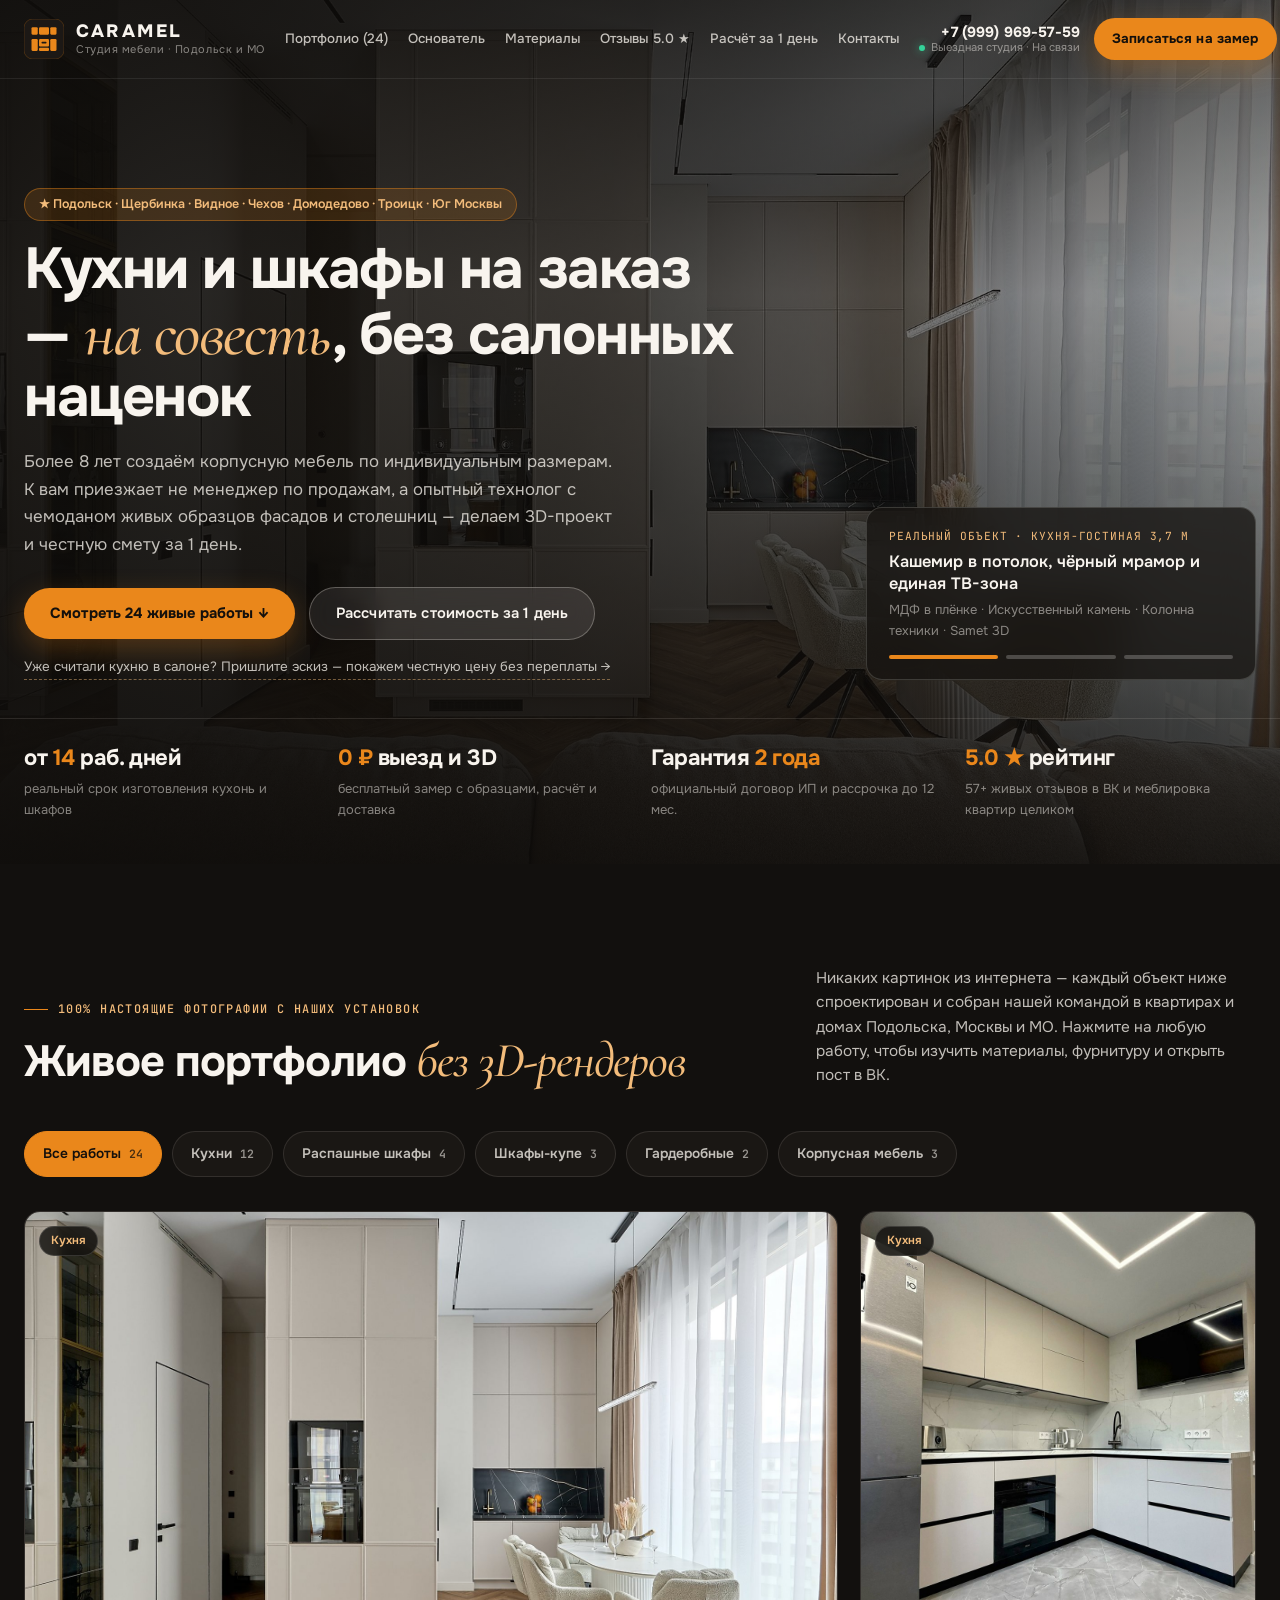
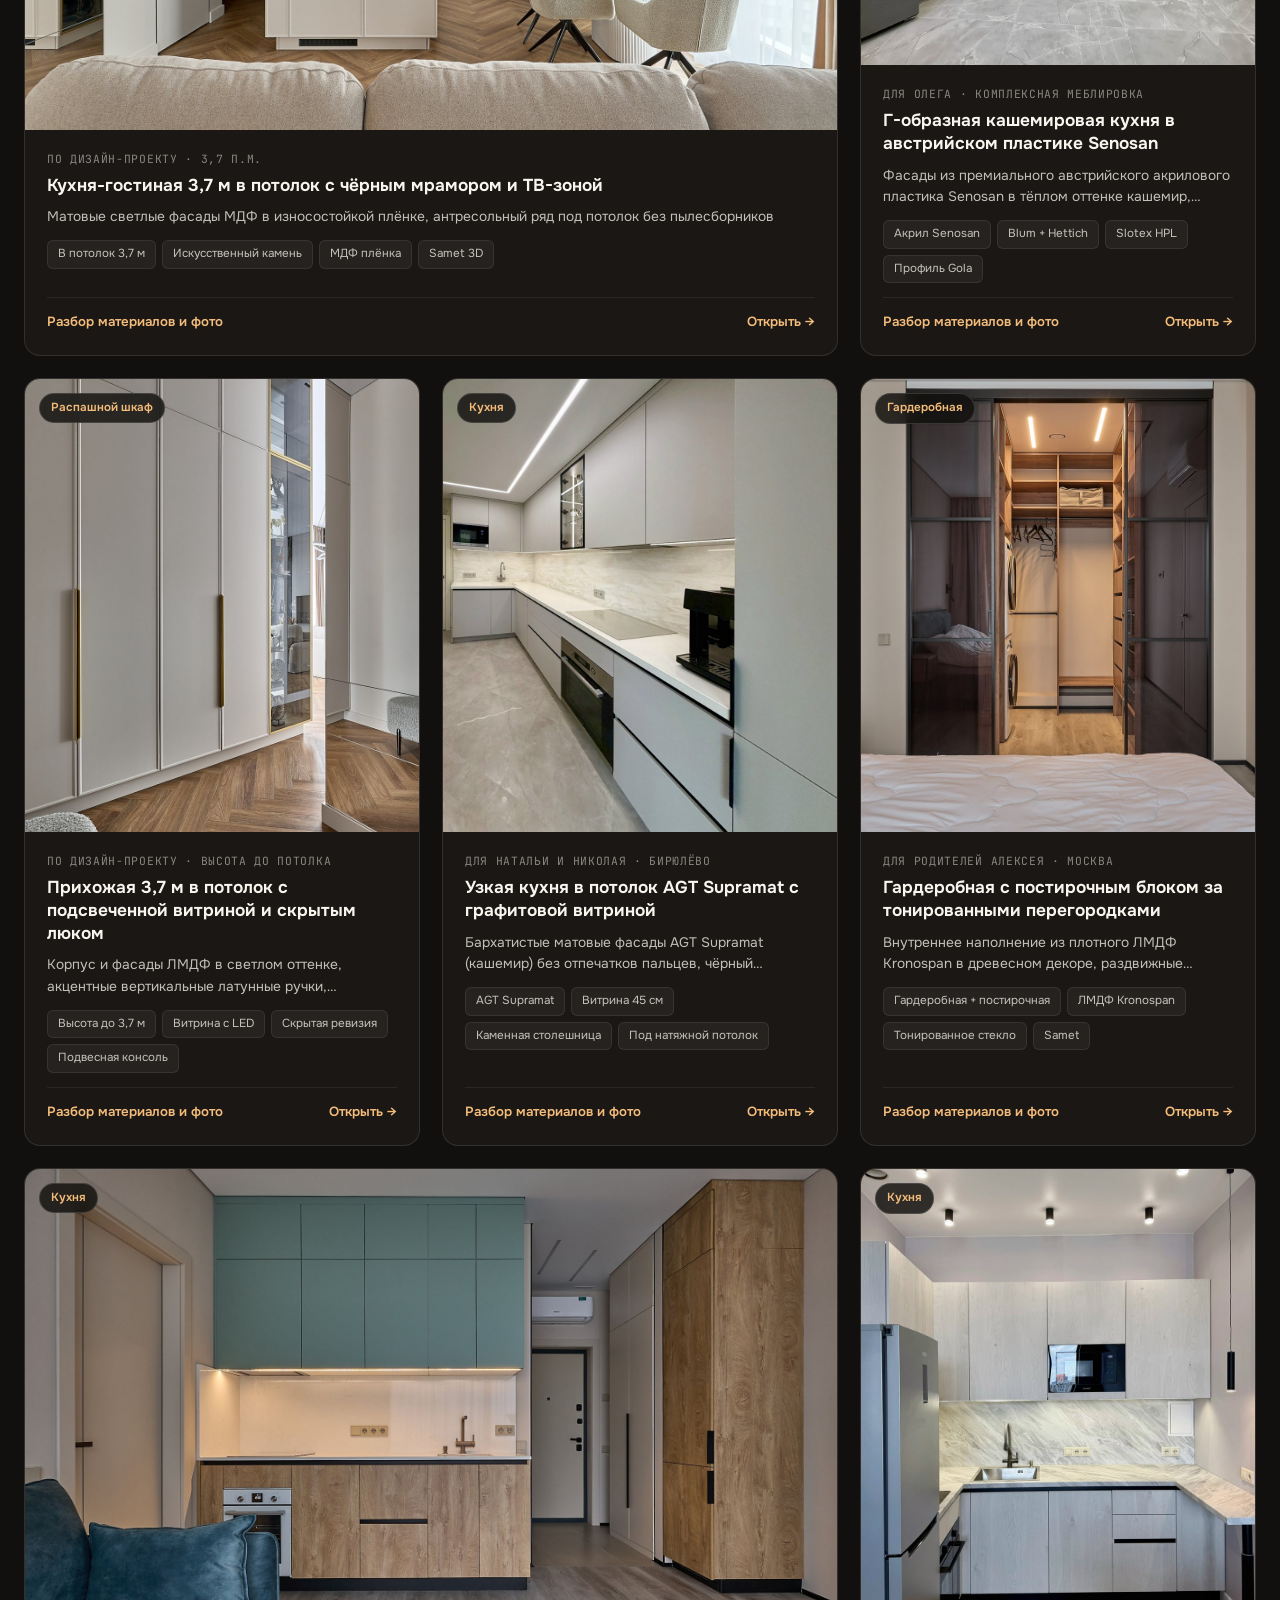
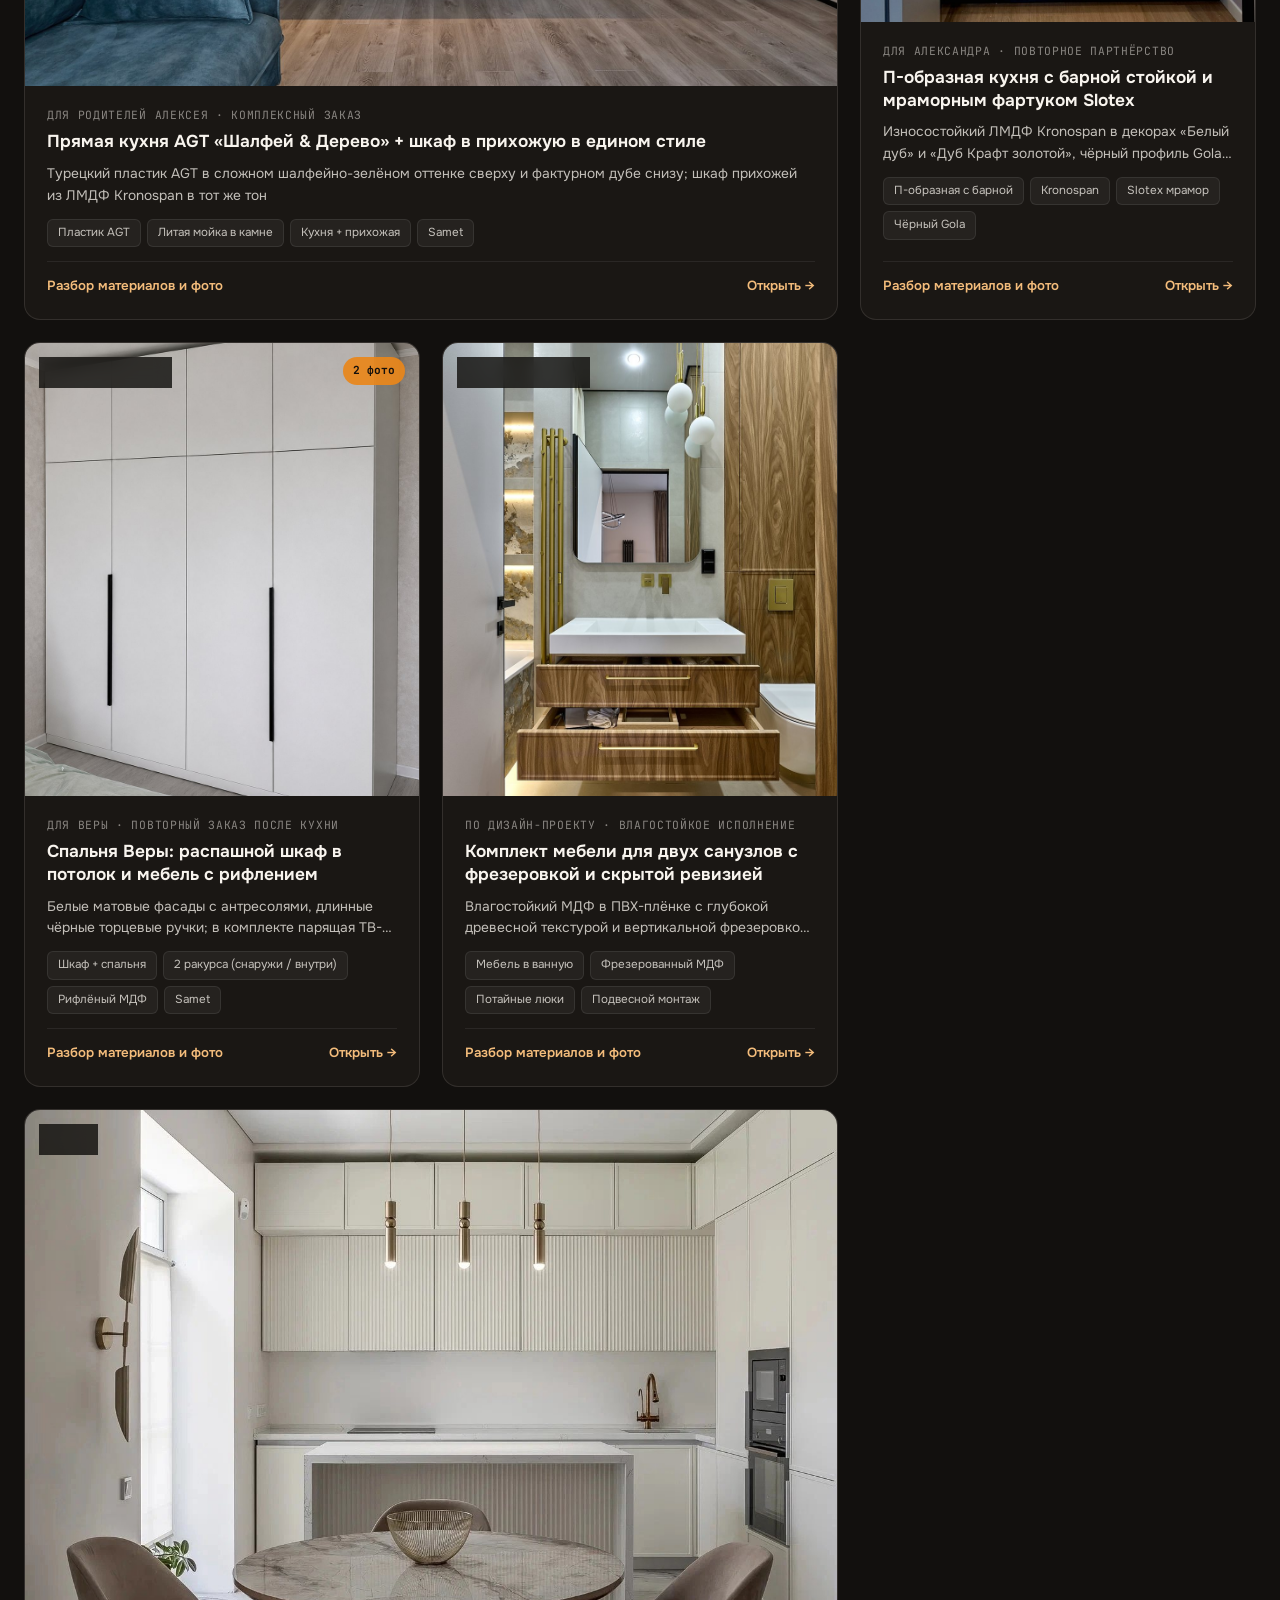
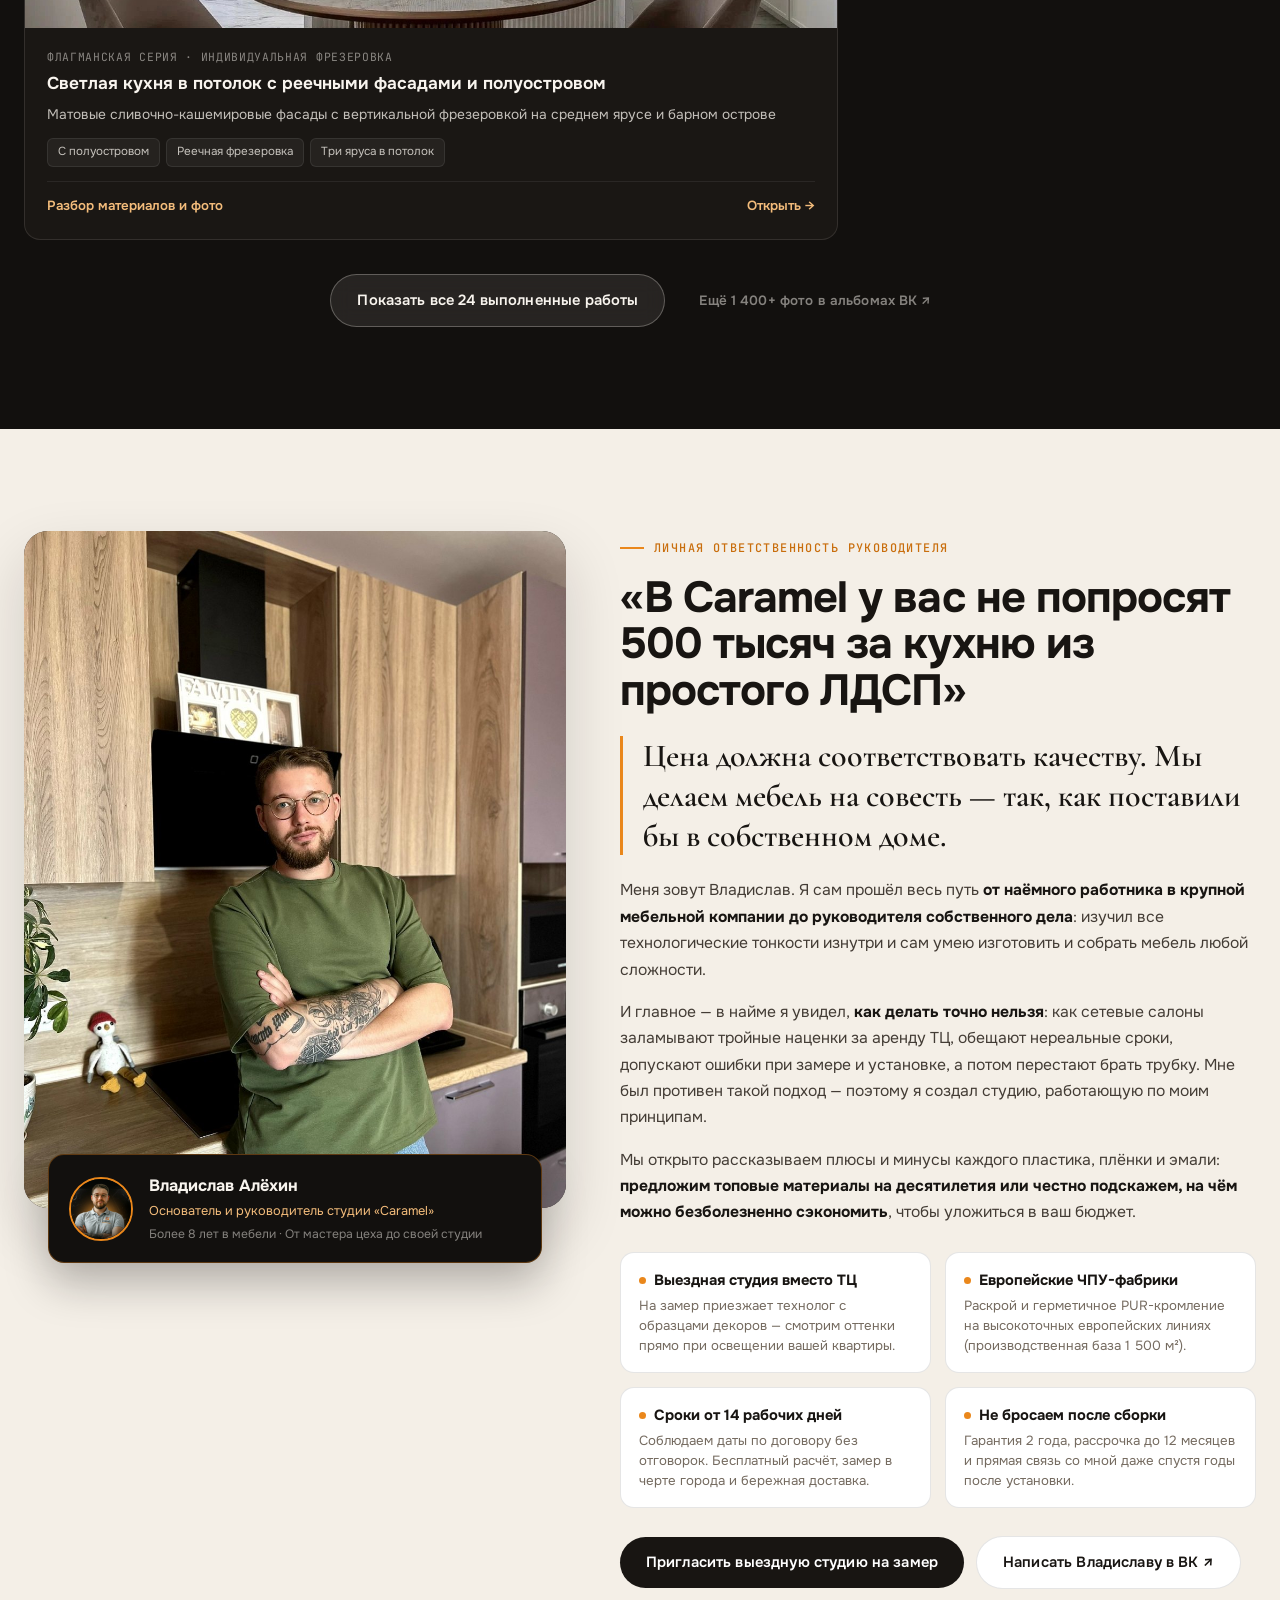
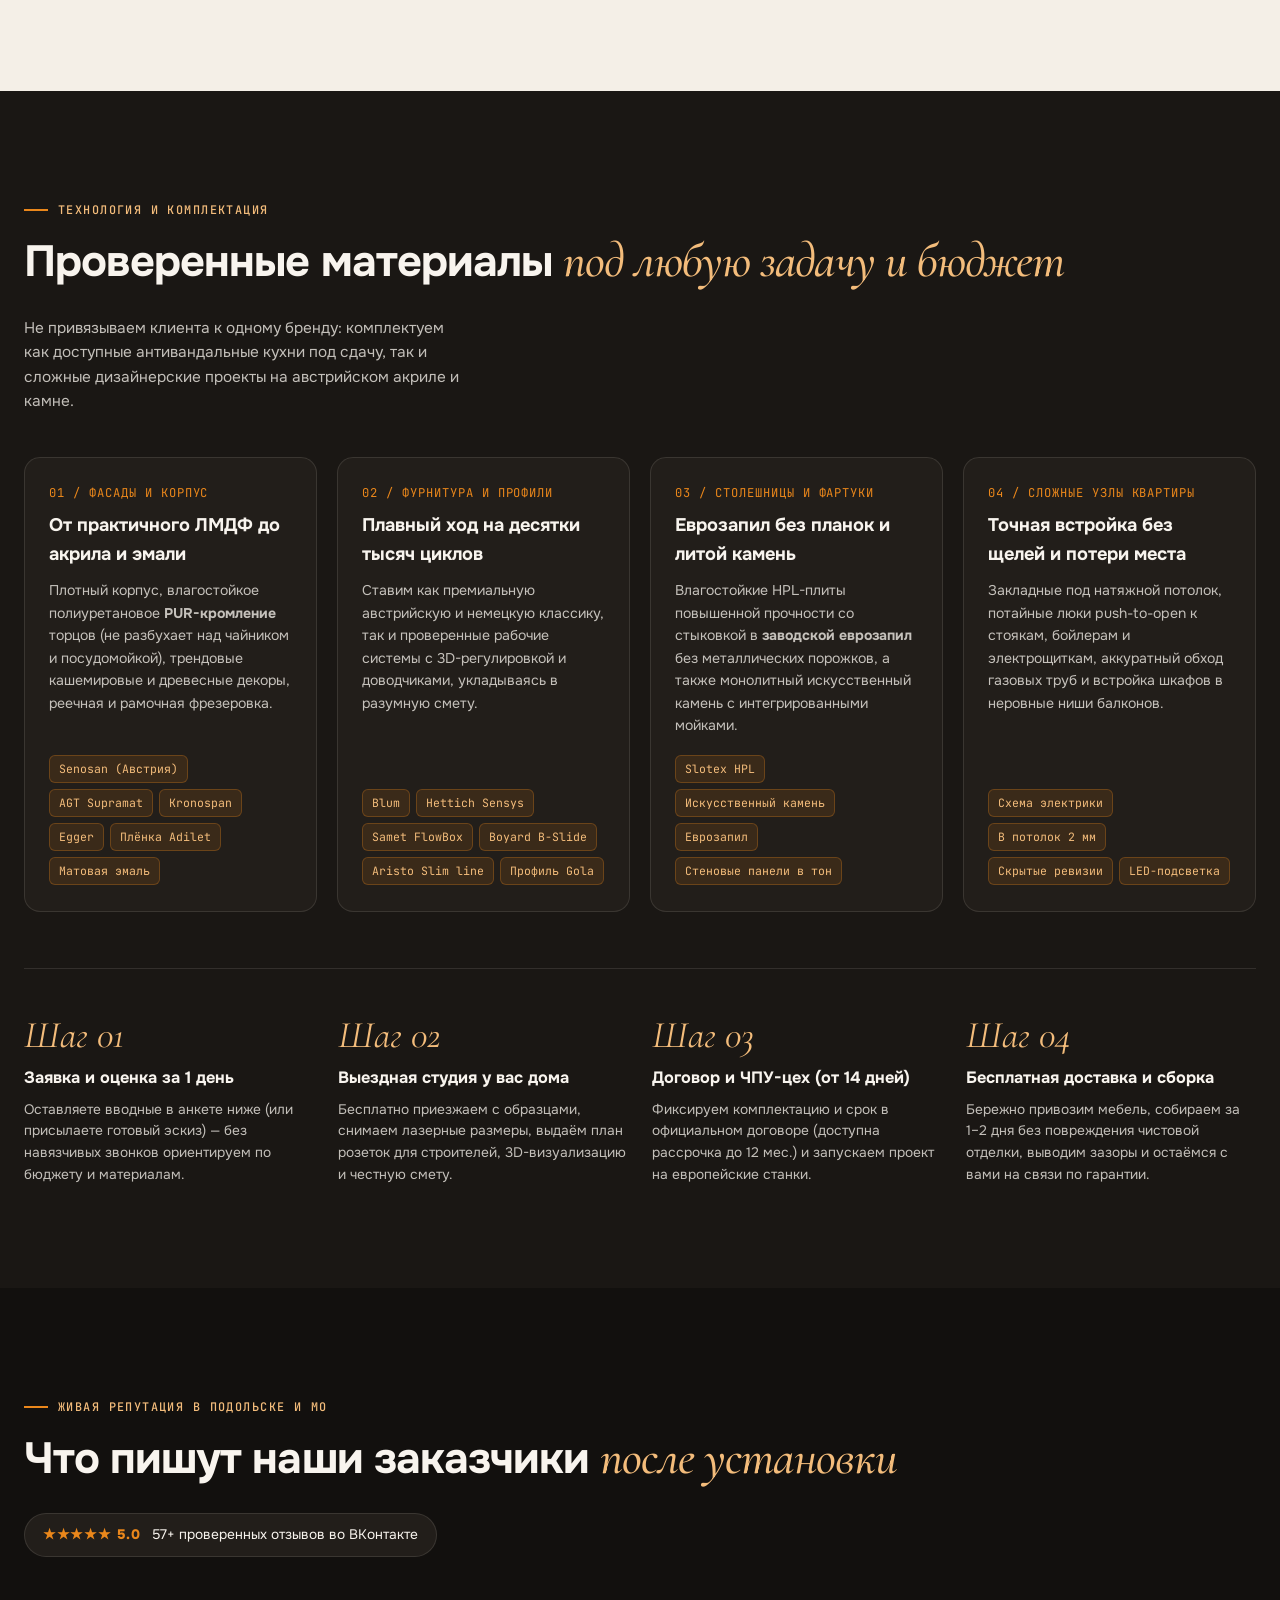
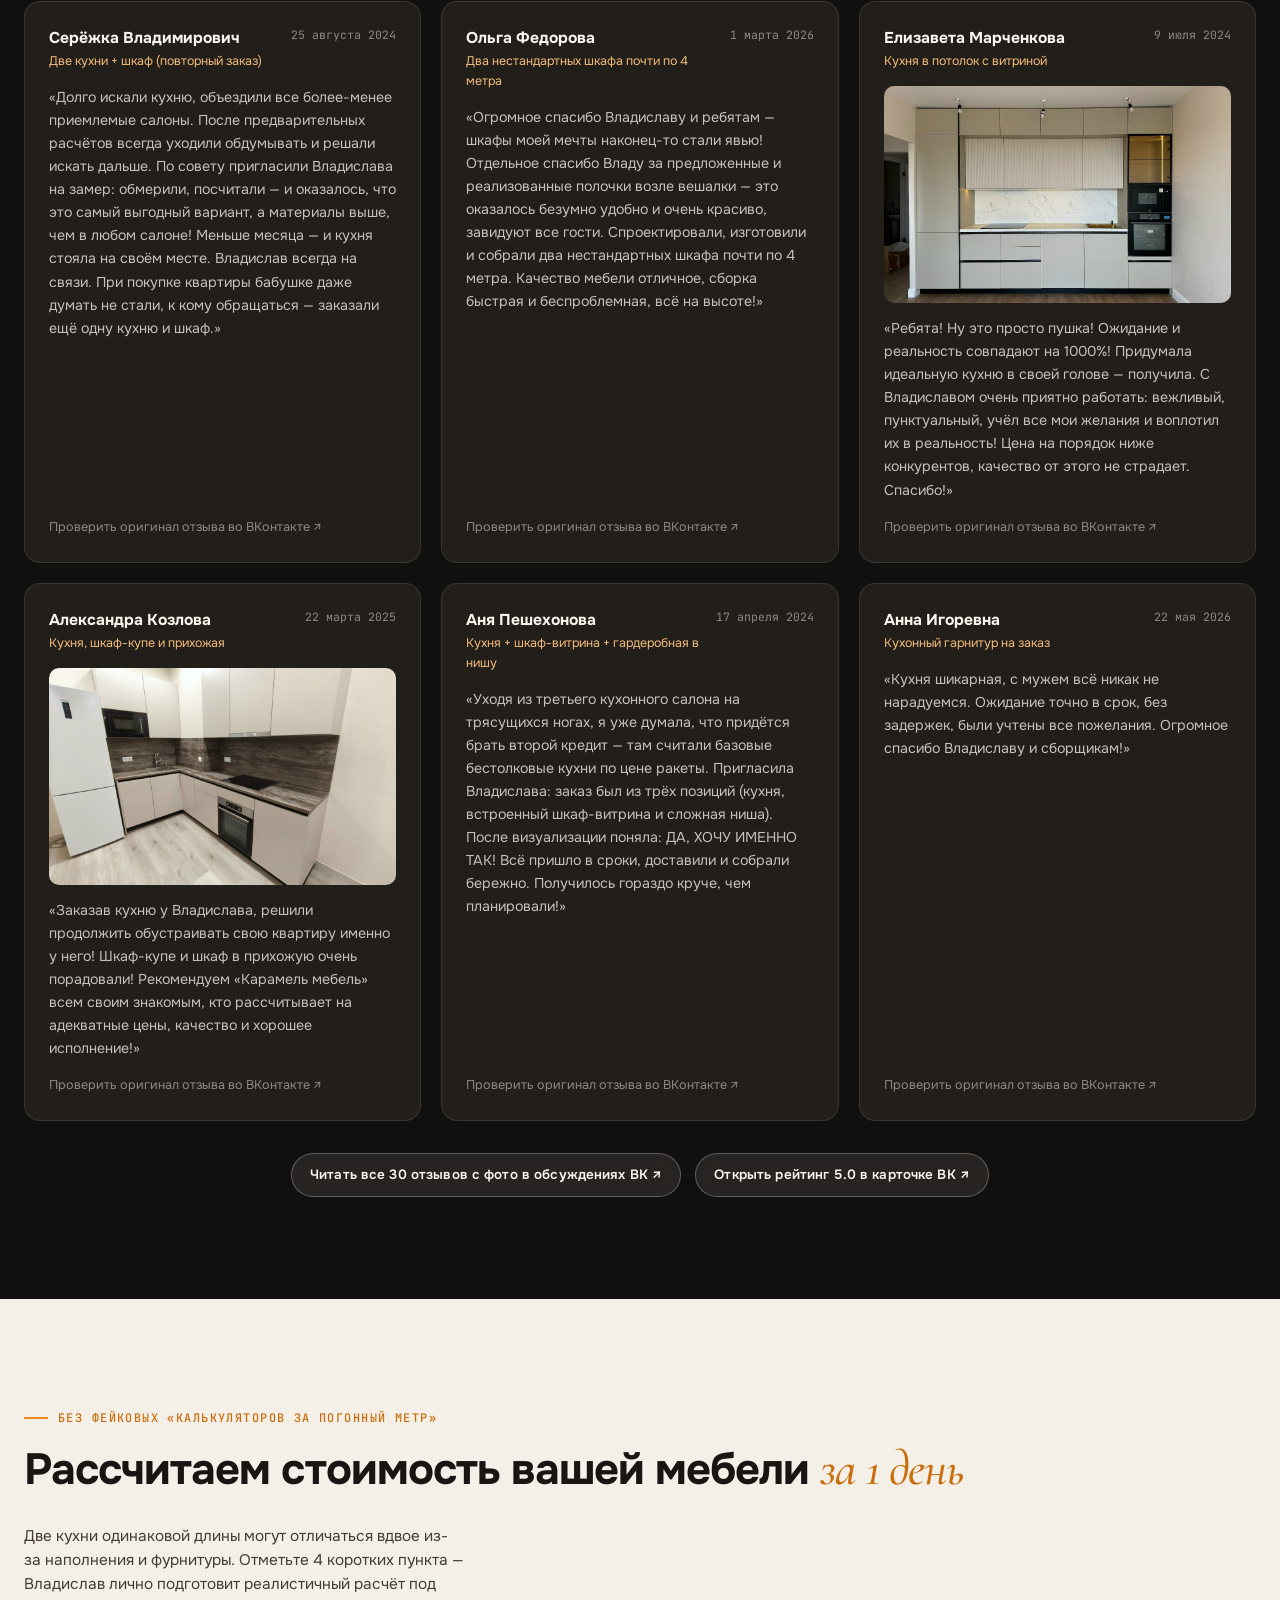
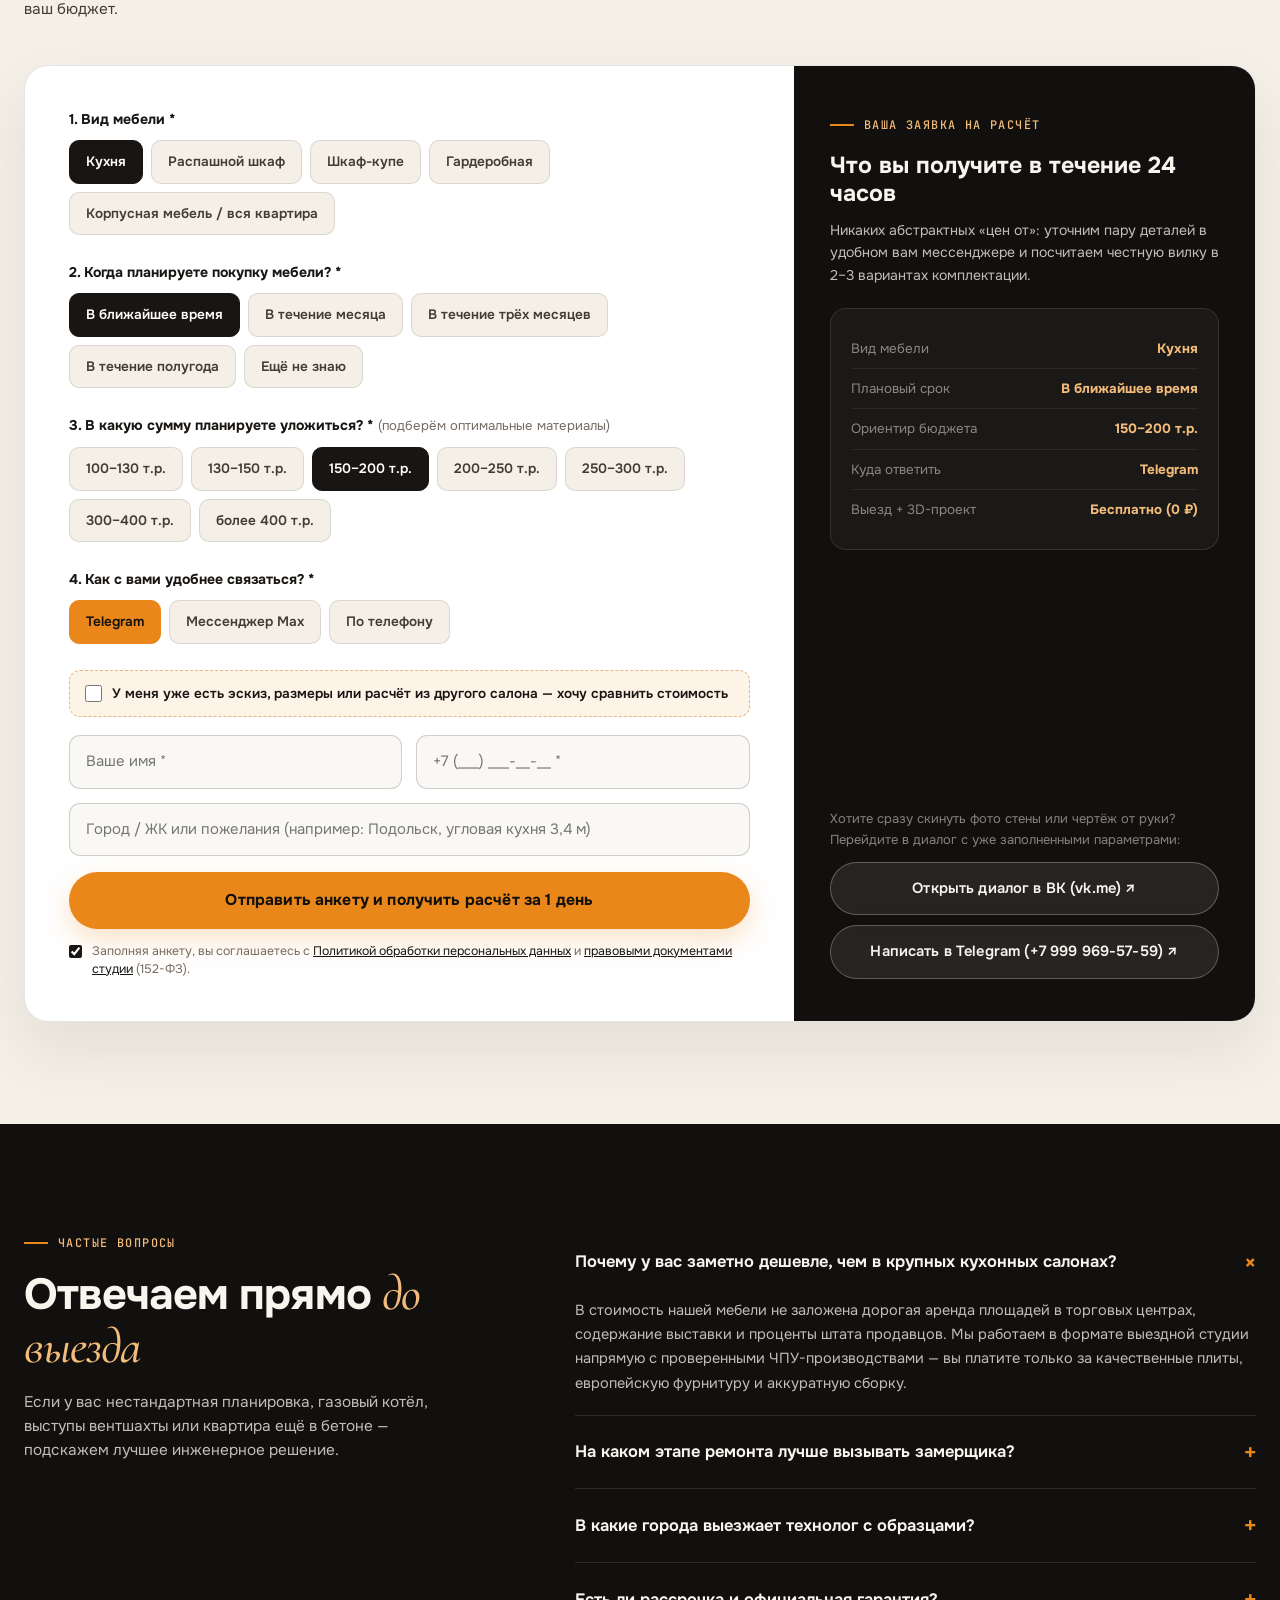
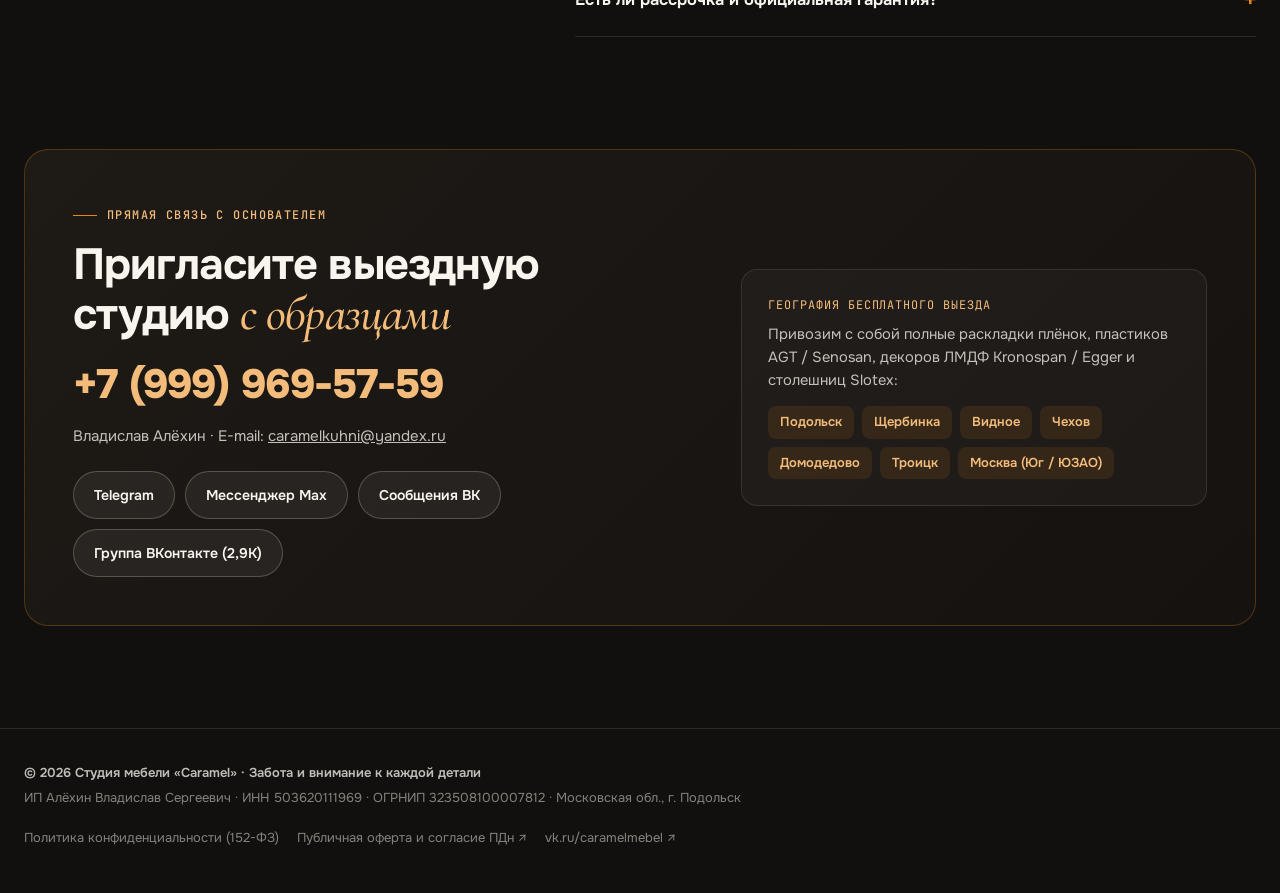
<file: index.html>
<!DOCTYPE html>
<html lang="ru">
<head>
  <meta charset="UTF-8">
  <meta name="viewport" content="width=device-width, initial-scale=1.0">
  <title>Студия мебели CARAMEL — Кухни, шкафы и гардеробные на заказ в Подольске и МО</title>
  <meta name="description" content="Выездная студия мебели на заказ Caramel (Владислав Алёхин). Дизайнерские кухни, шкафы-купе, распашные шкафы и гардеробные в Подольске, Видном, Щербинке, Чехове, Домодедово и Троицке. Сроки от 14 рабочих дней, гарантия 2 года, расчёт за 1 день.">
  <link rel="icon" type="image/svg+xml" href="assets/images/favicon.svg">
  <link rel="preconnect" href="https://fonts.googleapis.com">
  <link rel="preconnect" href="https://fonts.gstatic.com" crossorigin>
  <link href="https://fonts.googleapis.com/css2?family=Cormorant+Garamond:ital,wght@0,600;1,500;1,600&family=JetBrains+Mono:wght@400;500;700&family=Onest:wght@400;500;600;700;800&display=swap" rel="stylesheet">
  <link rel="stylesheet" href="css/styles.css?v=2">
</head>
<body>

  <!-- ================= HEADER ================= -->
  <header class="header" id="siteHeader">
    <div class="container header__inner">
      <a href="#top" class="brand" aria-label="Студия мебели Caramel — на главную">
        <svg class="brand__mark" viewBox="0 0 64 64" fill="none" aria-hidden="true">
          <rect width="64" height="64" rx="14" fill="#1C1815" stroke="rgba(234,135,27,0.35)"/>
          <rect x="12" y="13" width="10" height="12" rx="1.8" fill="#EA871B"/>
          <rect x="24" y="13" width="16" height="12" rx="1.8" fill="#EA871B"/>
          <rect x="42" y="13" width="10" height="12" rx="1.8" fill="#EA871B"/>
          <rect x="12" y="32" width="10" height="19" rx="1.8" fill="#EA871B"/>
          <rect x="24" y="32" width="16" height="12" rx="1.8" fill="#EA871B"/>
          <rect x="28" y="36.5" width="8" height="2.6" rx="1.2" fill="#1C1815"/>
          <rect x="24" y="46" width="16" height="5" rx="1.5" fill="#EA871B"/>
          <rect x="42" y="32" width="10" height="19" rx="1.8" fill="#EA871B"/>
        </svg>
        <span class="brand__word">
          <span class="brand__title">CARAMEL</span>
          <span class="brand__sub">Студия мебели · Подольск и МО</span>
        </span>
      </a>

      <nav class="nav" aria-label="Основная навигация">
        <a href="#portfolio" class="nav__link">Портфолио (24)</a>
        <a href="#founder" class="nav__link">Основатель</a>
        <a href="#materials" class="nav__link">Материалы</a>
        <a href="#reviews" class="nav__link">Отзывы 5.0 ★</a>
        <a href="#brief" class="nav__link">Расчёт за 1 день</a>
        <a href="#contacts" class="nav__link">Контакты</a>
      </nav>

      <div class="header__right">
        <div class="header__phone-wrap">
          <a href="tel:+79999695759" class="header__phone">+7 (999) 969-57-59</a>
          <span class="header__status"><span class="status-dot"></span>Выездная студия · На связи</span>
        </div>
        <button type="button" class="btn btn--caramel btn--sm" data-open-callback="Бесплатный выезд технолога с образцами">
          Записаться на замер
        </button>
        <button type="button" class="burger" id="burgerBtn" aria-label="Открыть меню" aria-expanded="false">
          <span></span><span></span><span></span>
        </button>
      </div>
    </div>

    <div class="mobile-drawer" id="mobileDrawer">
      <div class="mobile-drawer__links">
        <a href="#portfolio">Живое портфолио (24 работы)</a>
        <a href="#founder">Основатель Владислав Алёхин</a>
        <a href="#materials">Материалы и производство</a>
        <a href="#reviews">Реальные отзывы (5.0 ★)</a>
        <a href="#brief">Расчёт стоимости за 1 день</a>
        <a href="#contacts">Контакты и география выезда</a>
      </div>
      <div style="display:flex;flex-direction:column;gap:10px;">
        <a href="tel:+79999695759" class="btn btn--glass" style="width:100%;">Позвонить: +7 (999) 969-57-59</a>
        <button type="button" class="btn btn--caramel" style="width:100%;" data-open-callback="Бесплатный выезд технолога с образцами">Записаться на бесплатный замер</button>
      </div>
    </div>
  </header>

  <!-- ================= HERO ================= -->
  <section class="hero" id="top">
    <div class="hero__media" id="heroMedia">
      <img src="assets/images/k10-black-marble-wide.jpg" alt="Реальная кухня Caramel в потолок" class="hero__slide-img is-active">
      <img src="assets/images/pin-kitchen-wide-1.jpg" alt="Светлая кухня Caramel с полуостровом" class="hero__slide-img">
      <img src="assets/images/k11-sage-agt-wide.jpg" alt="Кухня AGT шалфей и дуб от студии Caramel" class="hero__slide-img">
      <div class="hero__veil"></div>
    </div>

    <div class="container hero__grid">
      <div>
        <div class="hero__city-pill">
          ★ Подольск · Щербинка · Видное · Чехов · Домодедово · Троицк · Юг Москвы
        </div>
        <h1 class="hero__title">
          Кухни и шкафы на заказ — <em>на совесть</em>, без салонных наценок
        </h1>
        <p class="hero__lead">
          Более 8 лет создаём корпусную мебель по индивидуальным размерам. К вам приезжает не менеджер по продажам, а опытный технолог с чемоданом живых образцов фасадов и столешниц — делаем 3D-проект и честную смету за 1 день.
        </p>
        <div class="hero__actions">
          <a href="#portfolio" class="btn btn--caramel">Смотреть 24 живые работы ↓</a>
          <a href="#brief" class="btn btn--glass">Рассчитать стоимость за 1 день</a>
        </div>
        <div>
          <button type="button" class="hero__sublink" data-open-callback="Честный пересчёт готового проекта / сметы другого салона">
            Уже считали кухню в салоне? Пришлите эскиз — покажем честную цену без переплаты →
          </button>
        </div>
      </div>

      <aside class="hero__passport" aria-label="Выполненный объект на фото">
        <div class="hero__passport-badge" id="heroBadge">Реальный объект · Кухня-гостиная 3,7 м</div>
        <div class="hero__passport-title" id="heroSlideTitle">Кашемир в потолок, чёрный мрамор и единая ТВ-зона</div>
        <div class="hero__passport-specs" id="heroSlideSpecs">МДФ в плёнке · Искусственный камень · Колонна техники · Samet 3D</div>
        <div class="hero__dots" id="heroDots">
          <button type="button" class="hero__dot is-active" data-slide="0" aria-label="Слайд 1"></button>
          <button type="button" class="hero__dot" data-slide="1" aria-label="Слайд 2"></button>
          <button type="button" class="hero__dot" data-slide="2" aria-label="Слайд 3"></button>
        </div>
      </aside>
    </div>

    <div class="container hero__facts">
      <div>
        <div class="hero__fact-val">от <span>14</span> раб. дней</div>
        <div class="hero__fact-lbl">реальный срок изготовления кухонь и шкафов</div>
      </div>
      <div>
        <div class="hero__fact-val"><span>0 ₽</span> выезд и 3D</div>
        <div class="hero__fact-lbl">бесплатный замер с образцами, расчёт и доставка</div>
      </div>
      <div>
        <div class="hero__fact-val">Гарантия <span>2 года</span></div>
        <div class="hero__fact-lbl">официальный договор ИП и рассрочка до 12 мес.</div>
      </div>
      <div>
        <div class="hero__fact-val"><span>5.0 ★</span> рейтинг</div>
        <div class="hero__fact-lbl">57+ живых отзывов в ВК и меблировка квартир целиком</div>
      </div>
    </div>
  </section>

  <!-- ================= LIVE PORTFOLIO ================= -->
  <section class="section" id="portfolio">
    <div class="container">
      <div class="section__head">
        <div>
          <div class="eyebrow">100% настоящие фотографии с наших установок</div>
          <h2 class="section__title">Живое портфолио <em>без 3D-рендеров</em></h2>
        </div>
        <p class="section__desc">
          Никаких картинок из интернета — каждый объект ниже спроектирован и собран нашей командой в квартирах и домах Подольска, Москвы и МО. Нажмите на любую работу, чтобы изучить материалы, фурнитуру и открыть пост в ВК.
        </p>
      </div>

      <div class="filter-bar" id="portfolioFilters" role="tablist" aria-label="Категории мебели">
        <!-- Заполняется из js/app.js -->
      </div>

      <div class="portfolio-grid" id="portfolioGrid">
        <!-- Заполняется из js/app.js -->
      </div>

      <div class="portfolio-more" id="portfolioMoreWrap">
        <button type="button" class="btn btn--glass" id="showAllProjectsBtn">
          Показать все 24 выполненные работы
        </button>
        <a href="https://vk.ru/albums-217330319" target="_blank" rel="noopener noreferrer" class="btn btn--sm" style="color:var(--text-muted);">
          Ещё 1 400+ фото в альбомах ВК ↗
        </a>
      </div>
    </div>
  </section>

  <!-- ================= FOUNDER VLADISLAV ALYOKHIN ================= -->
  <section class="section section--stone" id="founder">
    <div class="container founder-grid">
      <div class="founder-visual">
        <div class="founder-photo-main">
          <img src="assets/images/founder-vladislav-kitchen.jpg" alt="Владислав Алёхин — основатель студии мебели Caramel на установленном объекте" loading="lazy">
        </div>
        <div class="founder-badge-card">
          <img src="assets/images/founder-avatar.jpg" alt="Владислав Алёхин в фирменном поло Caramel" loading="lazy">
          <div>
            <div class="founder-badge-card__name">Владислав Алёхин</div>
            <div class="founder-badge-card__role">Основатель и руководитель студии «Caramel»</div>
            <div class="founder-badge-card__meta">Более 8 лет в мебели · От мастера цеха до своей студии</div>
          </div>
        </div>
      </div>

      <div>
        <div class="eyebrow eyebrow--on-light">Личная ответственность руководителя</div>
        <h2 class="section__title" style="margin-bottom:22px;">
          «В Caramel у вас не попросят 500 тысяч за кухню из простого ЛДСП»
        </h2>

        <blockquote class="founder-quote">
          Цена должна соответствовать качеству. Мы делаем мебель на совесть — так, как поставили бы в собственном доме.
        </blockquote>

        <div class="founder-story">
          <p>
            Меня зовут Владислав. Я сам прошёл весь путь <strong>от наёмного работника в крупной мебельной компании до руководителя собственного дела</strong>: изучил все технологические тонкости изнутри и сам умею изготовить и собрать мебель любой сложности.
          </p>
          <p>
            И главное — в найме я увидел, <strong>как делать точно нельзя</strong>: как сетевые салоны заламывают тройные наценки за аренду ТЦ, обещают нереальные сроки, допускают ошибки при замере и установке, а потом перестают брать трубку. Мне был противен такой подход — поэтому я создал студию, работающую по моим принципам.
          </p>
          <p>
            Мы открыто рассказываем плюсы и минусы каждого пластика, плёнки и эмали: <strong>предложим топовые материалы на десятилетия или честно подскажем, на чём можно безболезненно сэкономить</strong>, чтобы уложиться в ваш бюджет.
          </p>
        </div>

        <div class="founder-promises">
          <div class="promise-box">
            <div class="promise-box__title"><span class="promise-box__dot"></span>Выездная студия вместо ТЦ</div>
            <div class="promise-box__text">На замер приезжает технолог с образцами декоров — смотрим оттенки прямо при освещении вашей квартиры.</div>
          </div>
          <div class="promise-box">
            <div class="promise-box__title"><span class="promise-box__dot"></span>Европейские ЧПУ-фабрики</div>
            <div class="promise-box__text">Раскрой и герметичное PUR-кромление на высокоточных европейских линиях (производственная база 1 500 м²).</div>
          </div>
          <div class="promise-box">
            <div class="promise-box__title"><span class="promise-box__dot"></span>Сроки от 14 рабочих дней</div>
            <div class="promise-box__text">Соблюдаем даты по договору без отговорок. Бесплатный расчёт, замер в черте города и бережная доставка.</div>
          </div>
          <div class="promise-box">
            <div class="promise-box__title"><span class="promise-box__dot"></span>Не бросаем после сборки</div>
            <div class="promise-box__text">Гарантия 2 года, рассрочка до 12 месяцев и прямая связь со мной даже спустя годы после установки.</div>
          </div>
        </div>

        <div class="founder-cta-row">
          <button type="button" class="btn btn--ink" data-open-callback="Личная консультация и выезд с образцами (Владислав)">
            Пригласить выездную студию на замер
          </button>
          <a href="https://vk.me/caramelmebel" target="_blank" rel="noopener noreferrer" class="btn btn--outline-dark">
            Написать Владиславу в ВК ↗
          </a>
        </div>
      </div>
    </div>
  </section>

  <!-- ================= MATERIALS & 4 STEPS ================= -->
  <section class="section section--elevated" id="materials">
    <div class="container">
      <div class="section__head">
        <div>
          <div class="eyebrow">Технология и комплектация</div>
          <h2 class="section__title">Проверенные материалы <em>под любую задачу и бюджет</em></h2>
        </div>
        <p class="section__desc">
          Не привязываем клиента к одному бренду: комплектуем как доступные антивандальные кухни под сдачу, так и сложные дизайнерские проекты на австрийском акриле и камне.
        </p>
      </div>

      <div class="mat-grid">
        <article class="mat-card">
          <div>
            <div class="mat-card__num">01 / ФАСАДЫ И КОРПУС</div>
            <h3 class="mat-card__title">От практичного ЛМДФ до акрила и эмали</h3>
            <p class="mat-card__desc">
              Плотный корпус, влагостойкое полиуретановое <strong>PUR-кромление</strong> торцов (не разбухает над чайником и посудомойкой), трендовые кашемировые и древесные декоры, реечная и рамочная фрезеровка.
            </p>
          </div>
          <div class="mat-brands">
            <span class="mat-brand">Senosan (Австрия)</span>
            <span class="mat-brand">AGT Supramat</span>
            <span class="mat-brand">Kronospan</span>
            <span class="mat-brand">Egger</span>
            <span class="mat-brand">Плёнка Adilet</span>
            <span class="mat-brand">Матовая эмаль</span>
          </div>
        </article>

        <article class="mat-card">
          <div>
            <div class="mat-card__num">02 / ФУРНИТУРА И ПРОФИЛИ</div>
            <h3 class="mat-card__title">Плавный ход на десятки тысяч циклов</h3>
            <p class="mat-card__desc">
              Ставим как премиальную австрийскую и немецкую классику, так и проверенные рабочие системы с 3D-регулировкой и доводчиками, укладываясь в разумную смету.
            </p>
          </div>
          <div class="mat-brands">
            <span class="mat-brand">Blum</span>
            <span class="mat-brand">Hettich Sensys</span>
            <span class="mat-brand">Samet FlowBox</span>
            <span class="mat-brand">Boyard B-Slide</span>
            <span class="mat-brand">Aristo Slim line</span>
            <span class="mat-brand">Профиль Gola</span>
          </div>
        </article>

        <article class="mat-card">
          <div>
            <div class="mat-card__num">03 / СТОЛЕШНИЦЫ И ФАРТУКИ</div>
            <h3 class="mat-card__title">Еврозапил без планок и литой камень</h3>
            <p class="mat-card__desc">
              Влагостойкие HPL-плиты повышенной прочности со стыковкой в <strong>заводской еврозапил</strong> без металлических порожков, а также монолитный искусственный камень с интегрированными мойками.
            </p>
          </div>
          <div class="mat-brands">
            <span class="mat-brand">Slotex HPL</span>
            <span class="mat-brand">Искусственный камень</span>
            <span class="mat-brand">Еврозапил</span>
            <span class="mat-brand">Стеновые панели в тон</span>
          </div>
        </article>

        <article class="mat-card">
          <div>
            <div class="mat-card__num">04 / СЛОЖНЫЕ УЗЛЫ КВАРТИРЫ</div>
            <h3 class="mat-card__title">Точная встройка без щелей и потери места</h3>
            <p class="mat-card__desc">
              Закладные под натяжной потолок, потайные люки push-to-open к стоякам, бойлерам и электрощиткам, аккуратный обход газовых труб и встройка шкафов в неровные ниши балконов.
            </p>
          </div>
          <div class="mat-brands">
            <span class="mat-brand">Схема электрики</span>
            <span class="mat-brand">В потолок 2 мм</span>
            <span class="mat-brand">Скрытые ревизии</span>
            <span class="mat-brand">LED-подсветка</span>
          </div>
        </article>
      </div>

      <div class="steps-grid">
        <div>
          <div class="step-item__num">Шаг 01</div>
          <h3 class="step-item__title">Заявка и оценка за 1 день</h3>
          <p class="step-item__text">Оставляете вводные в анкете ниже (или присылаете готовый эскиз) — без навязчивых звонков ориентируем по бюджету и материалам.</p>
        </div>
        <div>
          <div class="step-item__num">Шаг 02</div>
          <h3 class="step-item__title">Выездная студия у вас дома</h3>
          <p class="step-item__text">Бесплатно приезжаем с образцами, снимаем лазерные размеры, выдаём план розеток для строителей, 3D-визуализацию и честную смету.</p>
        </div>
        <div>
          <div class="step-item__num">Шаг 03</div>
          <h3 class="step-item__title">Договор и ЧПУ-цех (от 14 дней)</h3>
          <p class="step-item__text">Фиксируем комплектацию и срок в официальном договоре (доступна рассрочка до 12 мес.) и запускаем проект на европейские станки.</p>
        </div>
        <div>
          <div class="step-item__num">Шаг 04</div>
          <h3 class="step-item__title">Бесплатная доставка и сборка</h3>
          <p class="step-item__text">Бережно привозим мебель, собираем за 1–2 дня без повреждения чистовой отделки, выводим зазоры и остаёмся с вами на связи по гарантии.</p>
        </div>
      </div>
    </div>
  </section>

  <!-- ================= REAL REVIEWS ================= -->
  <section class="section" id="reviews">
    <div class="container">
      <div class="section__head">
        <div>
          <div class="eyebrow">Живая репутация в Подольске и МО</div>
          <h2 class="section__title">Что пишут наши заказчики <em>после установки</em></h2>
        </div>
        <div class="rating-pill">
          <span class="rating-pill__stars">★★★★★ 5.0</span>
          <span>57+ проверенных отзывов во ВКонтакте</span>
        </div>
      </div>

      <div class="reviews-grid" id="reviewsGrid">
        <!-- Заполняется из js/app.js -->
      </div>

      <div class="reviews-links">
        <a href="https://vk.ru/topic-217330319_49145725" target="_blank" rel="noopener noreferrer" class="btn btn--glass btn--sm">
          Читать все 30 отзывов с фото в обсуждениях ВК ↗
        </a>
        <a href="https://vk.ru/reviews-217330319" target="_blank" rel="noopener noreferrer" class="btn btn--glass btn--sm">
          Открыть рейтинг 5.0 в карточке ВК ↗
        </a>
      </div>
    </div>
  </section>

  <!-- ================= HONEST 1-DAY BRIEF (FROM VK SURVEY) ================= -->
  <section class="section section--stone" id="brief">
    <div class="container">
      <div class="section__head">
        <div>
          <div class="eyebrow eyebrow--on-light">Без фейковых «калькуляторов за погонный метр»</div>
          <h2 class="section__title">Рассчитаем стоимость вашей мебели <em>за 1 день</em></h2>
        </div>
        <p class="section__desc">
          Две кухни одинаковой длины могут отличаться вдвое из-за наполнения и фурнитуры. Отметьте 4 коротких пункта — Владислав лично подготовит реалистичный расчёт под ваш бюджет.
        </p>
      </div>

      <div class="brief-shell">
        <form class="brief-form-side" id="briefForm">
          <div class="brief-group">
            <label class="brief-label">1. Вид мебели *</label>
            <div class="choice-pills" data-choice-group="furnitureType">
              <button type="button" class="choice-pill is-selected" data-value="Кухня">Кухня</button>
              <button type="button" class="choice-pill" data-value="Распашной шкаф">Распашной шкаф</button>
              <button type="button" class="choice-pill" data-value="Шкаф-купе">Шкаф-купе</button>
              <button type="button" class="choice-pill" data-value="Гардеробная">Гардеробная</button>
              <button type="button" class="choice-pill" data-value="Корпусная мебель / вся квартира">Корпусная мебель / вся квартира</button>
            </div>
          </div>

          <div class="brief-group">
            <label class="brief-label">2. Когда планируете покупку мебели? *</label>
            <div class="choice-pills" data-choice-group="timeline">
              <button type="button" class="choice-pill is-selected" data-value="В ближайшее время">В ближайшее время</button>
              <button type="button" class="choice-pill" data-value="В течение месяца">В течение месяца</button>
              <button type="button" class="choice-pill" data-value="В течение трёх месяцев">В течение трёх месяцев</button>
              <button type="button" class="choice-pill" data-value="В течение полугода">В течение полугода</button>
              <button type="button" class="choice-pill" data-value="Ещё не знаю">Ещё не знаю</button>
            </div>
          </div>

          <div class="brief-group">
            <label class="brief-label">3. В какую сумму планируете уложиться? * <span>(подберём оптимальные материалы)</span></label>
            <div class="choice-pills" data-choice-group="budget">
              <button type="button" class="choice-pill" data-value="100–130 т.р.">100–130 т.р.</button>
              <button type="button" class="choice-pill" data-value="130–150 т.р.">130–150 т.р.</button>
              <button type="button" class="choice-pill is-selected" data-value="150–200 т.р.">150–200 т.р.</button>
              <button type="button" class="choice-pill" data-value="200–250 т.р.">200–250 т.р.</button>
              <button type="button" class="choice-pill" data-value="250–300 т.р.">250–300 т.р.</button>
              <button type="button" class="choice-pill" data-value="300–400 т.р.">300–400 т.р.</button>
              <button type="button" class="choice-pill" data-value="более 400 т.р.">более 400 т.р.</button>
            </div>
          </div>

          <div class="brief-group">
            <label class="brief-label">4. Как с вами удобнее связаться? *</label>
            <div class="choice-pills" data-choice-group="channel">
              <button type="button" class="choice-pill choice-pill--channel is-selected" data-value="Telegram">Telegram</button>
              <button type="button" class="choice-pill choice-pill--channel" data-value="Max">Мессенджер Max</button>
              <button type="button" class="choice-pill choice-pill--channel" data-value="По телефону">По телефону</button>
            </div>
          </div>

          <label class="sketch-toggle">
            <input type="checkbox" id="hasSketchCheck">
            <span>У меня уже есть эскиз, размеры или расчёт из другого салона — хочу сравнить стоимость</span>
          </label>

          <div class="brief-inputs">
            <input type="text" class="input-field" id="briefName" name="name" placeholder="Ваше имя *" required>
            <input type="tel" class="input-field phone-mask" id="briefPhone" name="phone" placeholder="+7 (___) ___-__-__ *" required>
          </div>
          <input type="text" class="input-field" id="briefComment" name="comment" placeholder="Город / ЖК или пожелания (например: Подольск, угловая кухня 3,4 м)" style="margin-bottom:16px;">

          <button type="submit" class="btn btn--caramel" style="width:100%;padding:16px 26px;font-size:0.98rem;">
            Отправить анкету и получить расчёт за 1 день
          </button>

          <label class="legal-check">
            <input type="checkbox" required checked>
            <span>
              Заполняя анкету, вы соглашаетесь с <a href="privacy.html">Политикой обработки персональных данных</a> и <a href="https://disk.yandex.ru/d/YyHh9yK6EI5vXQ" target="_blank" rel="noopener noreferrer">правовыми документами студии</a> (152-ФЗ).
            </span>
          </label>
        </form>

        <aside class="brief-aside">
          <div>
            <div class="eyebrow">Ваша заявка на расчёт</div>
            <h3 style="font-size:1.45rem;font-weight:700;line-height:1.22;margin-bottom:12px;">
              Что вы получите в течение 24 часов
            </h3>
            <p style="font-size:0.88rem;color:var(--text-secondary);margin-bottom:22px;">
              Никаких абстрактных «цен от»: уточним пару деталей в удобном вам мессенджере и посчитаем честную вилку в 2–3 вариантах комплектации.
            </p>

            <div class="brief-summary-card">
              <div class="brief-summary-row"><span>Вид мебели</span><strong id="sumType">Кухня</strong></div>
              <div class="brief-summary-row"><span>Плановый срок</span><strong id="sumTimeline">В ближайшее время</strong></div>
              <div class="brief-summary-row"><span>Ориентир бюджета</span><strong id="sumBudget">150–200 т.р.</strong></div>
              <div class="brief-summary-row"><span>Куда ответить</span><strong id="sumChannel">Telegram</strong></div>
              <div class="brief-summary-row"><span>Выезд + 3D-проект</span><strong>Бесплатно (0 ₽)</strong></div>
            </div>
          </div>

          <div>
            <p style="font-size:0.81rem;color:var(--text-muted);margin-bottom:12px;">
              Хотите сразу скинуть фото стены или чертёж от руки? Перейдите в диалог с уже заполненными параметрами:
            </p>
            <div style="display:flex;flex-direction:column;gap:10px;">
              <a href="https://vk.me/caramelmebel" target="_blank" rel="noopener noreferrer" id="directVkBriefBtn" class="btn btn--glass" style="width:100%;">
                Открыть диалог в ВК (vk.me) ↗
              </a>
              <a href="https://t.me/+79999695759" target="_blank" rel="noopener noreferrer" class="btn btn--glass" style="width:100%;">
                Написать в Telegram (+7 999 969-57-59) ↗
              </a>
            </div>
          </div>
        </aside>
      </div>
    </div>
  </section>

  <!-- ================= FAQ ================= -->
  <section class="section">
    <div class="container faq-layout">
      <div>
        <div class="eyebrow">Частые вопросы</div>
        <h2 class="section__title" style="margin-bottom:16px;">Отвечаем прямо <em>до выезда</em></h2>
        <p class="section__desc">
          Если у вас нестандартная планировка, газовый котёл, выступы вентшахты или квартира ещё в бетоне — подскажем лучшее инженерное решение.
        </p>
      </div>

      <div>
        <details class="faq-item" open>
          <summary>Почему у вас заметно дешевле, чем в крупных кухонных салонах?</summary>
          <p>В стоимость нашей мебели не заложена дорогая аренда площадей в торговых центрах, содержание выставки и проценты штата продавцов. Мы работаем в формате выездной студии напрямую с проверенными ЧПУ-производствами — вы платите только за качественные плиты, европейскую фурнитуру и аккуратную сборку.</p>
        </details>
        <details class="faq-item">
          <summary>На каком этапе ремонта лучше вызывать замерщика?</summary>
          <p>Оптимально — ещё на этапе черновых работ: мы продумаем эргономику будущей кухни и выдадим вашим строителям точную схему выводов электрики, воды и вентиляции. А перед запуском мебели в цех проведём контрольный чистовой замер.</p>
        </details>
        <details class="faq-item">
          <summary>В какие города выезжает технолог с образцами?</summary>
          <p>Работаем по Подольску (включая Климовск), Щербинке, Видному, Чехову, Домодедово, Троицку, Новой Москве и южным районам Москвы. Замер в черте города, расчёт и доставка готовой мебели — бесплатные.</p>
        </details>
        <details class="faq-item">
          <summary>Есть ли рассрочка и официальная гарантия?</summary>
          <p>Да, мы работаем официально по договору (ИП Алёхин В. С.) с фиксированной сметой, предоставляем гарантию до 2 лет и возможность оформить комфортную рассрочку сроком до 12 месяцев.</p>
        </details>
      </div>
    </div>
  </section>

  <!-- ================= CONTACTS ================= -->
  <section class="section" id="contacts" style="padding-top:10px;">
    <div class="container">
      <div class="contacts-box">
        <div>
          <div class="eyebrow">Прямая связь с основателем</div>
          <h2 class="section__title">Пригласите выездную студию <em>с образцами</em></h2>
          <a href="tel:+79999695759" class="contacts-phone">+7 (999) 969-57-59</a>
          <p style="color:var(--text-secondary);font-size:0.94rem;">
            Владислав Алёхин · E-mail: <a href="mailto:caramelkuhni@yandex.ru" style="text-decoration:underline;">caramelkuhni@yandex.ru</a>
          </p>

          <div class="contacts-channels">
            <a href="https://t.me/+79999695759" target="_blank" rel="noopener noreferrer" class="channel-chip">Telegram</a>
            <button type="button" class="channel-chip" data-open-callback="Связаться со мной в мессенджере Max">Мессенджер Max</button>
            <a href="https://vk.me/caramelmebel" target="_blank" rel="noopener noreferrer" class="channel-chip">Сообщения ВК</a>
            <a href="https://vk.ru/caramelmebel" target="_blank" rel="noopener noreferrer" class="channel-chip">Группа ВКонтакте (2,9K)</a>
          </div>
        </div>

        <div class="geo-card">
          <div style="font-family:var(--font-mono);font-size:0.74rem;text-transform:uppercase;letter-spacing:0.08em;color:var(--caramel-soft);">
            География бесплатного выезда
          </div>
          <p style="font-size:0.92rem;color:var(--text-secondary);margin-top:8px;">
            Привозим с собой полные раскладки плёнок, пластиков AGT / Senosan, декоров ЛМДФ Kronospan / Egger и столешниц Slotex:
          </p>
          <div class="geo-tags">
            <span class="geo-tag">Подольск</span>
            <span class="geo-tag">Щербинка</span>
            <span class="geo-tag">Видное</span>
            <span class="geo-tag">Чехов</span>
            <span class="geo-tag">Домодедово</span>
            <span class="geo-tag">Троицк</span>
            <span class="geo-tag">Москва (Юг / ЮЗАО)</span>
          </div>
        </div>
      </div>
    </div>
  </section>

  <!-- ================= FOOTER ================= -->
  <footer class="footer">
    <div class="container footer__inner">
      <div>
        <div style="color:var(--text-secondary);font-weight:600;margin-bottom:4px;">
          © 2026 Студия мебели «Caramel» · Забота и внимание к каждой детали
        </div>
        <div>
          ИП Алёхин Владислав Сергеевич · ИНН 503620111969 · ОГРНИП 323508100007812 · Московская обл., г. Подольск
        </div>
      </div>
      <div class="footer__links">
        <a href="privacy.html">Политика конфиденциальности (152-ФЗ)</a>
        <a href="https://disk.yandex.ru/d/YyHh9yK6EI5vXQ" target="_blank" rel="noopener noreferrer">Публичная оферта и согласие ПДн ↗</a>
        <a href="https://vk.ru/caramelmebel" target="_blank" rel="noopener noreferrer">vk.ru/caramelmebel ↗</a>
      </div>
    </div>
  </footer>

  <!-- ================= PROJECT LIGHTBOX MODAL ================= -->
  <div class="modal" id="projectModal" role="dialog" aria-modal="true" aria-labelledby="pmTitle">
    <div class="project-dialog">
      <button type="button" class="modal-close" id="closeProjectModal" aria-label="Закрыть">×</button>
      <div class="project-dialog__media">
        <img src="assets/images/k10-black-marble-wide.jpg" alt="Выполненный проект Caramel" id="pmMainImg">
        <div class="project-dialog__thumbs" id="pmThumbs" style="display:none;"></div>
      </div>
      <div class="project-dialog__info">
        <div>
          <div class="eyebrow" id="pmCategory" style="margin-bottom:8px;">Кухня</div>
          <h3 id="pmTitle" style="font-size:1.38rem;font-weight:700;line-height:1.25;margin-bottom:6px;"></h3>
          <div id="pmClient" style="font-family:var(--font-mono);font-size:0.75rem;color:var(--text-muted);"></div>

          <div class="spec-block">
            <div class="spec-block__lbl">Корпус и фасады</div>
            <div class="spec-block__val" id="pmFacades"></div>
          </div>
          <div class="spec-block">
            <div class="spec-block__lbl">Столешница и фурнитура</div>
            <div class="spec-block__val" id="pmHardware"></div>
          </div>
          <div class="spec-block">
            <div class="spec-block__lbl">Детали реализации</div>
            <div class="spec-block__val" id="pmTask"></div>
          </div>
        </div>

        <div style="display:flex;flex-direction:column;gap:10px;">
          <button type="button" class="btn btn--caramel" id="pmOrderSimilarBtn" style="width:100%;">
            Узнать стоимость похожего проекта под мои размеры
          </button>
          <a href="#" target="_blank" rel="noopener noreferrer" id="pmVkLink" class="btn btn--glass btn--sm" style="width:100%;">
            Открыть оригинальный пост во ВКонтакте ↗
          </a>
        </div>
      </div>
    </div>
  </div>

  <!-- ================= QUICK CALLBACK MODAL ================= -->
  <div class="modal" id="callbackModal" role="dialog" aria-modal="true" aria-labelledby="cbTitle">
    <div class="callback-dialog">
      <button type="button" class="modal-close" id="closeCallbackModal" aria-label="Закрыть" style="background:var(--stone-bg);color:var(--stone-ink);">×</button>
      <div class="eyebrow eyebrow--on-light" style="margin-bottom:8px;">Студия мебели Caramel</div>
      <h3 id="cbTitle" style="font-size:1.45rem;font-weight:700;line-height:1.2;margin-bottom:8px;">Записаться на бесплатный замер</h3>
      <p style="font-size:0.88rem;color:var(--stone-muted);margin-bottom:18px;">
        Оставьте контакты и выберите удобный способ связи — Владислав ответит без навязчивых звонков.
      </p>

      <form id="callbackForm">
        <input type="hidden" id="cbContext" value="Запись на замер">
        <div style="margin-bottom:12px;">
          <div class="choice-pills" data-choice-group="modalChannel">
            <button type="button" class="choice-pill choice-pill--channel is-selected" data-value="Telegram">Telegram</button>
            <button type="button" class="choice-pill choice-pill--channel" data-value="Max">Max</button>
            <button type="button" class="choice-pill choice-pill--channel" data-value="По телефону">По телефону</button>
          </div>
        </div>
        <div style="display:flex;flex-direction:column;gap:12px;">
          <input type="text" class="input-field" id="cbName" placeholder="Ваше имя *" required>
          <input type="tel" class="input-field phone-mask" id="cbPhone" placeholder="+7 (___) ___-__-__ *" required>
          <input type="text" class="input-field" id="cbNote" placeholder="Комментарий или город (необязательно)">
          <button type="submit" class="btn btn--caramel" style="width:100%;">Отправить заявку</button>
        </div>
        <label class="legal-check">
          <input type="checkbox" required checked>
          <span>Согласен с <a href="privacy.html">Политикой обработки ПДн</a> (152-ФЗ).</span>
        </label>
      </form>
    </div>
  </div>

  <div class="toast" id="toastBox" role="status" aria-live="polite"></div>

  <script src="js/config.js?v=2"></script>
  <script src="js/data.js?v=2"></script>
  <script src="js/app.js?v=2"></script>
</body>
</html>
</file>
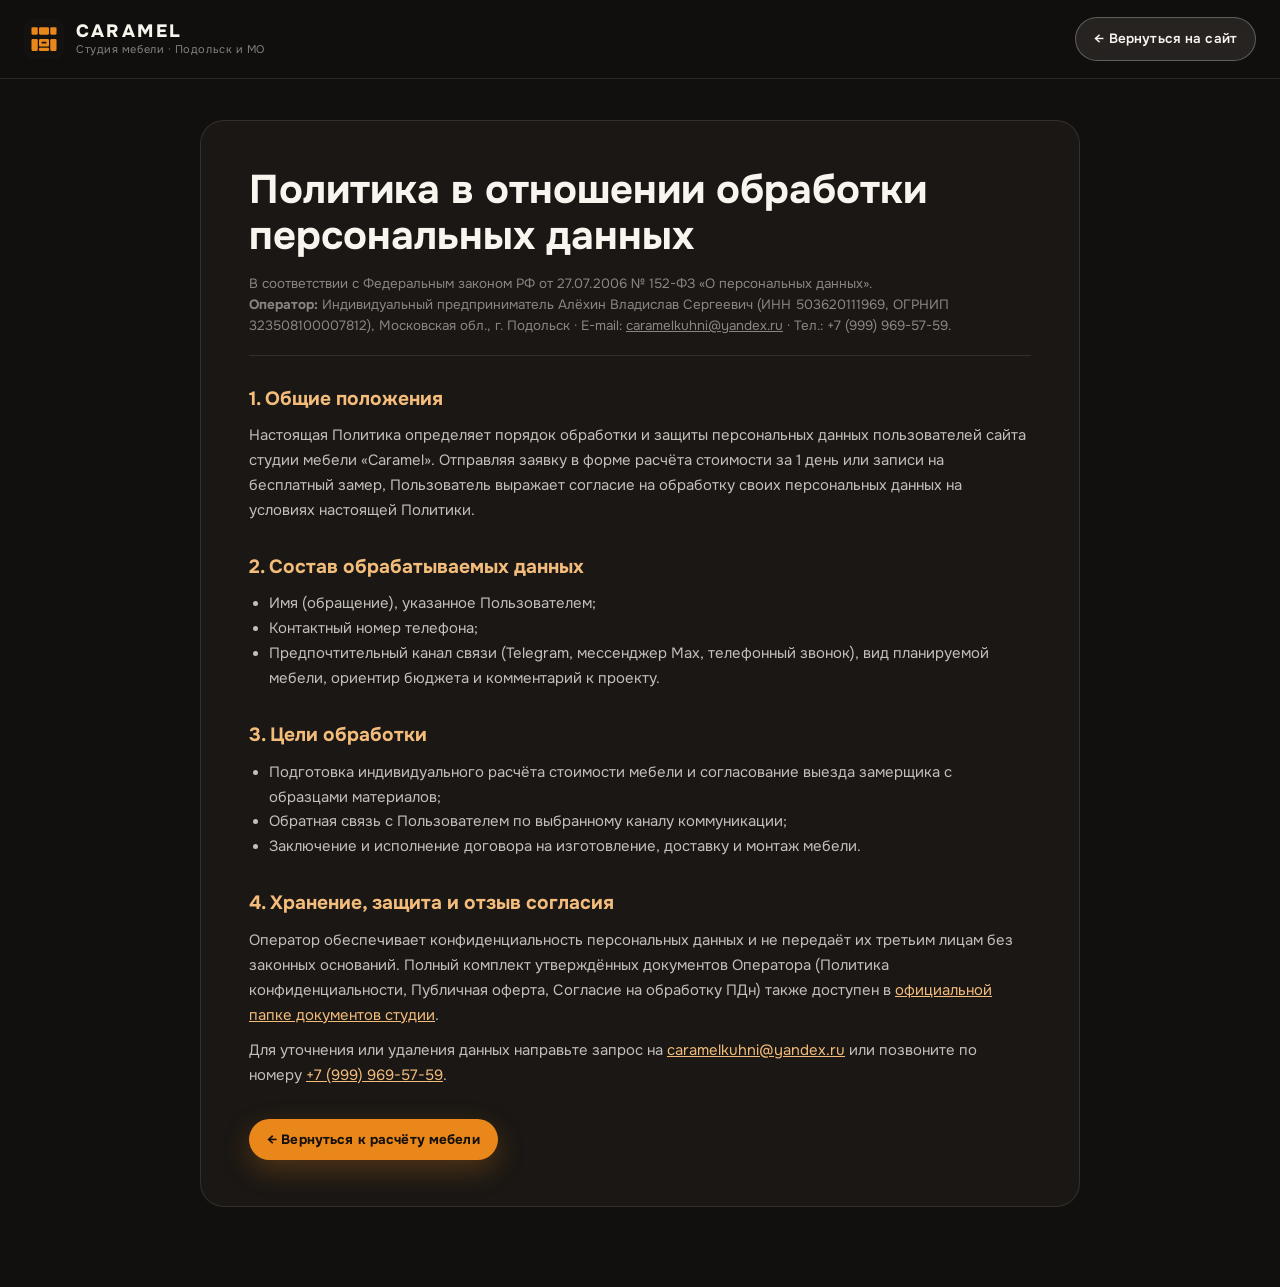
<file: privacy.html>
<!DOCTYPE html>
<html lang="ru">
<head>
  <meta charset="UTF-8">
  <meta name="viewport" content="width=device-width, initial-scale=1.0">
  <title>Политика обработки персональных данных — Студия мебели CARAMEL</title>
  <meta name="robots" content="noindex, follow">
  <link rel="icon" type="image/svg+xml" href="assets/images/favicon.svg">
  <link rel="preconnect" href="https://fonts.googleapis.com">
  <link rel="preconnect" href="https://fonts.gstatic.com" crossorigin>
  <link href="https://fonts.googleapis.com/css2?family=Cormorant+Garamond:ital,wght@0,600;1,500&family=JetBrains+Mono:wght@400;500&family=Onest:wght@400;500;600;700;800&display=swap" rel="stylesheet">
  <link rel="stylesheet" href="css/styles.css?v=1">
  <style>
    .policy-card {
      max-width: 880px;
      margin: 120px auto 80px;
      background: var(--bg-elevated);
      border: 1px solid var(--line-dark);
      border-radius: var(--radius-lg);
      padding: 46px 48px;
    }
    .policy-card h1 {
      font-size: clamp(1.8rem, 3.2vw, 2.5rem);
      line-height: 1.15;
      margin-bottom: 14px;
    }
    .policy-card h2 {
      font-size: 1.2rem;
      color: var(--caramel-soft);
      margin: 28px 0 10px;
    }
    .policy-card p, .policy-card li {
      font-size: 0.93rem;
      color: var(--text-secondary);
      line-height: 1.68;
    }
    .policy-card ul { padding-left: 20px; }
    .policy-meta {
      font-size: 0.84rem;
      color: var(--text-muted);
      padding-bottom: 18px;
      margin-bottom: 22px;
      border-bottom: 1px solid var(--line-dark);
    }
    @media (max-width: 680px) {
      .policy-card { padding: 28px 20px; margin: 98px auto 48px; }
    }
  </style>
</head>
<body>
  <header class="header is-scrolled">
    <div class="container header__inner">
      <a href="index.html" class="brand">
        <img src="assets/images/favicon.svg" alt="Caramel" class="brand__mark">
        <span class="brand__word">
          <span class="brand__title">CARAMEL</span>
          <span class="brand__sub">Студия мебели · Подольск и МО</span>
        </span>
      </a>
      <a href="index.html" class="btn btn--glass btn--sm">← Вернуться на сайт</a>
    </div>
  </header>

  <main class="container">
    <article class="policy-card">
      <h1>Политика в отношении обработки персональных данных</h1>
      <div class="policy-meta">
        В соответствии с Федеральным законом РФ от 27.07.2006 № 152-ФЗ «О персональных данных».<br>
        <strong>Оператор:</strong> Индивидуальный предприниматель Алёхин Владислав Сергеевич (ИНН 503620111969, ОГРНИП 323508100007812), Московская обл., г. Подольск · E-mail: <a href="mailto:caramelkuhni@yandex.ru" style="text-decoration:underline;">caramelkuhni@yandex.ru</a> · Тел.: <a href="tel:+79999695759">+7 (999) 969-57-59</a>.
      </div>

      <h2>1. Общие положения</h2>
      <p>
        Настоящая Политика определяет порядок обработки и защиты персональных данных пользователей сайта студии мебели «Caramel». Отправляя заявку в форме расчёта стоимости за 1 день или записи на бесплатный замер, Пользователь выражает согласие на обработку своих персональных данных на условиях настоящей Политики.
      </p>

      <h2>2. Состав обрабатываемых данных</h2>
      <ul>
        <li>Имя (обращение), указанное Пользователем;</li>
        <li>Контактный номер телефона;</li>
        <li>Предпочтительный канал связи (Telegram, мессенджер Max, телефонный звонок), вид планируемой мебели, ориентир бюджета и комментарий к проекту.</li>
      </ul>

      <h2>3. Цели обработки</h2>
      <ul>
        <li>Подготовка индивидуального расчёта стоимости мебели и согласование выезда замерщика с образцами материалов;</li>
        <li>Обратная связь с Пользователем по выбранному каналу коммуникации;</li>
        <li>Заключение и исполнение договора на изготовление, доставку и монтаж мебели.</li>
      </ul>

      <h2>4. Хранение, защита и отзыв согласия</h2>
      <p>
        Оператор обеспечивает конфиденциальность персональных данных и не передаёт их третьим лицам без законных оснований. Полный комплект утверждённых документов Оператора (Политика конфиденциальности, Публичная оферта, Согласие на обработку ПДн) также доступен в <a href="https://disk.yandex.ru/d/YyHh9yK6EI5vXQ" target="_blank" rel="noopener noreferrer" style="color:var(--caramel-soft);text-decoration:underline;">официальной папке документов студии</a>.
      </p>
      <p style="margin-top:10px;">
        Для уточнения или удаления данных направьте запрос на <a href="mailto:caramelkuhni@yandex.ru" style="color:var(--caramel-soft);text-decoration:underline;">caramelkuhni@yandex.ru</a> или позвоните по номеру <a href="tel:+79999695759" style="color:var(--caramel-soft);text-decoration:underline;">+7 (999) 969-57-59</a>.
      </p>

      <div style="margin-top:30px;">
        <a href="index.html#brief" class="btn btn--caramel btn--sm">← Вернуться к расчёту мебели</a>
      </div>
    </article>
  </main>
</body>
</html>
</file>
<file: css/styles.css>
/* ==========================================================================
   CARAMEL МЕБЕЛЬ — Warm Obsidian & Caramel Architectural Atelier
   100% Bespoke Stylesheet (Подольск · Юг Москвы и МО)
   ========================================================================== */

:root {
  --bg-obsidian: #12100E;
  --bg-elevated: #1A1714;
  --bg-card: #221E1A;
  --bg-card-hover: #292420;

  --stone-bg: #F4EFE7;
  --stone-surface: #FFFFFF;
  --stone-warm: #EAE2D6;
  --stone-ink: #181512;
  --stone-ink-soft: #433C35;
  --stone-muted: #756B60;
  --stone-line: rgba(24, 21, 18, 0.11);

  --caramel: #EA871B;
  --caramel-hover: #F5972F;
  --caramel-deep: #C96E0D;
  --caramel-soft: #F3BC7B;
  --caramel-glow: rgba(234, 135, 27, 0.18);

  --text-primary: #F8F4EE;
  --text-secondary: rgba(248, 244, 238, 0.76);
  --text-muted: rgba(248, 244, 238, 0.50);

  --line-dark: rgba(248, 244, 238, 0.11);
  --line-dark-strong: rgba(248, 244, 238, 0.22);

  --font-sans: 'Onest', -apple-system, BlinkMacSystemFont, 'Segoe UI', Roboto, sans-serif;
  --font-serif: 'Cormorant Garamond', Georgia, serif;
  --font-mono: 'JetBrains Mono', monospace;

  --radius-sm: 10px;
  --radius-md: 16px;
  --radius-lg: 24px;
  --container: 1280px;
}

*, *::before, *::after {
  box-sizing: border-box;
  margin: 0;
  padding: 0;
}

html {
  scroll-behavior: smooth;
  font-size: 16px;
}

body {
  font-family: var(--font-sans);
  background-color: var(--bg-obsidian);
  color: var(--text-primary);
  line-height: 1.58;
  -webkit-font-smoothing: antialiased;
  overflow-x: hidden;
}

img {
  display: block;
  max-width: 100%;
}

a {
  color: inherit;
  text-decoration: none;
}

button, input, textarea, select {
  font: inherit;
  color: inherit;
}

button {
  cursor: pointer;
  background: none;
  border: none;
}

.container {
  max-width: var(--container);
  margin: 0 auto;
  padding: 0 24px;
}

/* ==========================================================================
   Buttons & Badges
   ========================================================================== */
.btn {
  display: inline-flex;
  align-items: center;
  justify-content: center;
  gap: 10px;
  padding: 14px 26px;
  border-radius: 999px;
  font-size: 0.92rem;
  font-weight: 600;
  letter-spacing: 0.01em;
  transition: transform 0.22s cubic-bezier(0.2, 0.8, 0.2, 1),
              background-color 0.22s ease,
              border-color 0.22s ease,
              box-shadow 0.22s ease,
              color 0.22s ease;
  white-space: nowrap;
}

.btn--caramel {
  background: var(--caramel);
  color: #14100C;
  font-weight: 700;
  box-shadow: 0 10px 28px rgba(234, 135, 27, 0.26);
}

.btn--caramel:hover {
  background: var(--caramel-hover);
  transform: translateY(-2px);
  box-shadow: 0 16px 34px rgba(234, 135, 27, 0.38);
}

.btn--glass {
  background: rgba(248, 244, 238, 0.09);
  color: var(--text-primary);
  border: 1px solid rgba(248, 244, 238, 0.28);
  backdrop-filter: blur(10px);
  -webkit-backdrop-filter: blur(10px);
}

.btn--glass:hover {
  background: rgba(248, 244, 238, 0.18);
  border-color: var(--text-primary);
  transform: translateY(-1px);
}

.btn--outline-dark {
  border: 1px solid var(--stone-line);
  color: var(--stone-ink);
  background: var(--stone-surface);
}

.btn--outline-dark:hover {
  background: var(--stone-ink);
  color: #fff;
  border-color: var(--stone-ink);
}

.btn--ink {
  background: var(--stone-ink);
  color: #fff;
}

.btn--ink:hover {
  background: #2C2621;
  transform: translateY(-1px);
}

.btn--sm {
  padding: 10px 18px;
  font-size: 0.84rem;
}

.eyebrow {
  display: inline-flex;
  align-items: center;
  gap: 10px;
  font-family: var(--font-mono);
  font-size: 0.74rem;
  font-weight: 500;
  text-transform: uppercase;
  letter-spacing: 0.12em;
  color: var(--caramel-soft);
  margin-bottom: 16px;
}

.eyebrow::before {
  content: "";
  width: 24px;
  height: 1.5px;
  background: var(--caramel);
}

.eyebrow--on-light {
  color: var(--caramel-deep);
}

/* ==========================================================================
   Header
   ========================================================================== */
.header {
  position: fixed;
  top: 0;
  left: 0;
  right: 0;
  z-index: 90;
  border-bottom: 1px solid rgba(255, 255, 255, 0.08);
  transition: background 0.28s ease, backdrop-filter 0.28s ease, border-color 0.28s ease;
}

.header.is-scrolled {
  background: rgba(18, 16, 14, 0.90);
  backdrop-filter: blur(18px);
  -webkit-backdrop-filter: blur(18px);
  border-bottom-color: var(--line-dark);
}

.header__inner {
  height: 78px;
  display: flex;
  align-items: center;
  justify-content: space-between;
  gap: 20px;
}

.brand {
  display: inline-flex;
  align-items: center;
  gap: 12px;
}

.brand__mark {
  width: 40px;
  height: 40px;
  flex-shrink: 0;
}

.brand__word {
  display: flex;
  flex-direction: column;
  line-height: 1.08;
}

.brand__title {
  font-size: 1.12rem;
  font-weight: 800;
  letter-spacing: 0.14em;
  text-transform: uppercase;
  color: var(--text-primary);
}

.brand__sub {
  font-size: 0.69rem;
  letter-spacing: 0.05em;
  color: var(--text-muted);
  margin-top: 2px;
  white-space: nowrap;
}

.nav {
  display: flex;
  align-items: center;
  gap: 20px;
}

.nav__link {
  font-size: 0.84rem;
  font-weight: 500;
  color: var(--text-secondary);
  white-space: nowrap;
  transition: color 0.2s ease;
}

.nav__link:hover {
  color: var(--caramel-soft);
}

.header__right {
  display: flex;
  align-items: center;
  gap: 14px;
  flex-shrink: 0;
}

.header__phone-wrap {
  display: flex;
  flex-direction: column;
  align-items: flex-end;
  line-height: 1.2;
  white-space: nowrap;
}

.header__phone {
  font-size: 0.91rem;
  font-weight: 700;
  letter-spacing: 0.01em;
  white-space: nowrap;
}

.header__phone:hover {
  color: var(--caramel-soft);
}

.header__status {
  display: inline-flex;
  align-items: center;
  gap: 6px;
  font-size: 0.70rem;
  color: var(--text-muted);
}

.status-dot {
  width: 6px;
  height: 6px;
  border-radius: 50%;
  background: #34D399;
  box-shadow: 0 0 8px rgba(52, 211, 153, 0.7);
}

.burger {
  display: none;
  width: 42px;
  height: 42px;
  border-radius: 10px;
  border: 1px solid var(--line-dark);
  align-items: center;
  justify-content: center;
  flex-direction: column;
  gap: 5px;
}

.burger span {
  width: 18px;
  height: 1.8px;
  background: var(--text-primary);
  transition: transform 0.22s ease, opacity 0.22s ease;
}

.mobile-drawer {
  display: none;
  background: rgba(18, 16, 14, 0.98);
  border-bottom: 1px solid var(--line-dark);
  padding: 18px 24px 26px;
}

.mobile-drawer.is-open {
  display: block;
}

.mobile-drawer__links {
  display: flex;
  flex-direction: column;
  gap: 14px;
  margin-bottom: 20px;
}

.mobile-drawer__links a {
  font-size: 1.04rem;
  font-weight: 600;
  padding: 6px 0;
  border-bottom: 1px solid rgba(255,255,255,0.06);
}

/* ==========================================================================
   Hero Section
   ========================================================================== */
.hero {
  position: relative;
  min-height: 96vh;
  padding: 124px 0 44px;
  display: flex;
  flex-direction: column;
  justify-content: space-between;
  overflow: hidden;
  background: #0E0C0A;
}

.hero__media {
  position: absolute;
  inset: 0;
  z-index: 0;
}

.hero__slide-img {
  position: absolute;
  inset: 0;
  width: 100%;
  height: 100%;
  object-fit: cover;
  object-position: center 48%;
  opacity: 0;
  transform: scale(1.04);
  transition: opacity 0.85s ease, transform 7s ease-out;
}

.hero__slide-img.is-active {
  opacity: 1;
  transform: scale(1);
}

.hero__veil {
  position: absolute;
  inset: 0;
  background:
    linear-gradient(100deg, rgba(14, 12, 10, 0.92) 0%, rgba(14, 12, 10, 0.72) 45%, rgba(14, 12, 10, 0.26) 100%),
    linear-gradient(180deg, rgba(14, 12, 10, 0.55) 0%, rgba(14, 12, 10, 0.05) 34%, rgba(14, 12, 10, 0.88) 100%);
}

.hero__grid {
  position: relative;
  z-index: 2;
  display: grid;
  grid-template-columns: 1.2fr 0.8fr;
  gap: 36px;
  align-items: end;
  margin-top: auto;
  margin-bottom: 38px;
}

.hero__city-pill {
  display: inline-flex;
  align-items: center;
  gap: 8px;
  padding: 6px 14px;
  border-radius: 999px;
  background: rgba(234, 135, 27, 0.16);
  border: 1px solid rgba(234, 135, 27, 0.42);
  color: var(--caramel-soft);
  font-size: 0.78rem;
  font-weight: 600;
  margin-bottom: 18px;
}

.hero__title {
  font-size: clamp(2.25rem, 4.5vw, 4.15rem);
  font-weight: 700;
  line-height: 1.05;
  letter-spacing: -0.025em;
  margin-bottom: 20px;
}

.hero__title em {
  font-family: var(--font-serif);
  font-style: italic;
  font-weight: 500;
  font-size: 1.12em;
  color: var(--caramel-soft);
}

.hero__lead {
  font-size: 1.05rem;
  color: var(--text-secondary);
  max-width: 590px;
  margin-bottom: 28px;
  line-height: 1.65;
}

.hero__actions {
  display: flex;
  flex-wrap: wrap;
  gap: 14px;
  align-items: center;
}

.hero__sublink {
  display: inline-flex;
  align-items: center;
  gap: 7px;
  margin-top: 16px;
  font-size: 0.84rem;
  color: var(--text-secondary);
  border-bottom: 1px dashed rgba(243, 188, 123, 0.45);
  padding-bottom: 2px;
  transition: color 0.2s ease, border-color 0.2s ease;
}

.hero__sublink:hover {
  color: var(--caramel-soft);
  border-bottom-color: var(--caramel-soft);
}

/* Hero Right Object Passport Card */
.hero__passport {
  justify-self: end;
  max-width: 390px;
  width: 100%;
  background: rgba(22, 19, 16, 0.76);
  border: 1px solid rgba(248, 244, 238, 0.16);
  backdrop-filter: blur(16px);
  -webkit-backdrop-filter: blur(16px);
  border-radius: var(--radius-md);
  padding: 20px 22px;
}

.hero__passport-badge {
  font-family: var(--font-mono);
  font-size: 0.70rem;
  text-transform: uppercase;
  letter-spacing: 0.08em;
  color: var(--caramel-soft);
  margin-bottom: 6px;
}

.hero__passport-title {
  font-size: 1.02rem;
  font-weight: 600;
  line-height: 1.32;
  margin-bottom: 6px;
}

.hero__passport-specs {
  font-size: 0.81rem;
  color: var(--text-muted);
  margin-bottom: 14px;
}

.hero__dots {
  display: flex;
  gap: 8px;
}

.hero__dot {
  height: 4px;
  flex: 1;
  border-radius: 99px;
  background: rgba(255, 255, 255, 0.22);
  transition: background 0.25s ease;
}

.hero__dot.is-active {
  background: var(--caramel);
}

/* Hero Bottom Fact Bar */
.hero__facts {
  position: relative;
  z-index: 2;
  border-top: 1px solid var(--line-dark);
  padding-top: 22px;
  display: grid;
  grid-template-columns: repeat(4, 1fr);
  gap: 22px;
}

.hero__fact-val {
  font-size: 1.38rem;
  font-weight: 700;
  letter-spacing: -0.02em;
  color: var(--text-primary);
}

.hero__fact-val span {
  color: var(--caramel);
}

.hero__fact-lbl {
  font-size: 0.81rem;
  color: var(--text-muted);
  margin-top: 3px;
}

/* ==========================================================================
   Section Common Layout
   ========================================================================== */
.section {
  padding: 102px 0;
}

.section--stone {
  background: var(--stone-bg);
  color: var(--stone-ink);
}

.section--elevated {
  background: var(--bg-elevated);
}

.section__head {
  display: flex;
  justify-content: space-between;
  align-items: flex-end;
  gap: 28px;
  margin-bottom: 44px;
  flex-wrap: wrap;
}

.section__title {
  font-size: clamp(1.9rem, 3.4vw, 2.95rem);
  font-weight: 700;
  line-height: 1.08;
  letter-spacing: -0.022em;
}

.section__title em {
  font-family: var(--font-serif);
  font-style: italic;
  font-weight: 500;
  font-size: 1.12em;
  color: var(--caramel-soft);
}

.section--stone .section__title em {
  color: var(--caramel-deep);
}

.section__desc {
  max-width: 440px;
  font-size: 0.96rem;
  color: var(--text-secondary);
}

.section--stone .section__desc {
  color: var(--stone-ink-soft);
}

/* ==========================================================================
   Live Portfolio Section (24 Real Objects)
   ========================================================================== */
.filter-bar {
  display: flex;
  flex-wrap: wrap;
  gap: 10px;
  margin-bottom: 34px;
}

.filter-btn {
  display: inline-flex;
  align-items: center;
  gap: 8px;
  padding: 11px 18px;
  border-radius: 999px;
  border: 1px solid var(--line-dark);
  background: var(--bg-elevated);
  color: var(--text-secondary);
  font-size: 0.86rem;
  font-weight: 600;
  transition: all 0.2s ease;
}

.filter-btn:hover {
  border-color: var(--line-dark-strong);
  color: var(--text-primary);
}

.filter-btn.is-active {
  background: var(--caramel);
  border-color: var(--caramel);
  color: #14100C;
}

.filter-btn__count {
  font-family: var(--font-mono);
  font-size: 0.72rem;
  opacity: 0.75;
}

.portfolio-grid {
  display: grid;
  grid-template-columns: repeat(12, 1fr);
  gap: 22px;
}

.p-card {
  grid-column: span 4;
  background: var(--bg-elevated);
  border: 1px solid var(--line-dark);
  border-radius: var(--radius-md);
  overflow: hidden;
  display: flex;
  flex-direction: column;
  cursor: pointer;
  transition: transform 0.28s cubic-bezier(0.2, 0.8, 0.2, 1),
              border-color 0.28s ease,
              box-shadow 0.28s ease;
}

.p-card--wide {
  grid-column: span 8;
}

.p-card:hover {
  transform: translateY(-4px);
  border-color: rgba(234, 135, 27, 0.45);
  box-shadow: 0 22px 48px rgba(0, 0, 0, 0.42);
}

.p-card__media {
  position: relative;
  aspect-ratio: 4 / 4.6;
  overflow: hidden;
  background: #0F0D0B;
}

.p-card--wide .p-card__media {
  aspect-ratio: 16 / 10.2;
}

.p-card__media img {
  width: 100%;
  height: 100%;
  object-fit: cover;
  transition: transform 0.55s cubic-bezier(0.2, 0.8, 0.2, 1);
}

.p-card:hover .p-card__media img {
  transform: scale(1.045);
}

.p-card__badges {
  position: absolute;
  top: 14px;
  left: 14px;
  right: 14px;
  display: flex;
  justify-content: space-between;
  align-items: flex-start;
  gap: 8px;
  pointer-events: none;
}

.p-card__cat {
  padding: 5px 11px;
  border-radius: 999px;
  background: rgba(18, 16, 14, 0.82);
  backdrop-filter: blur(8px);
  border: 1px solid rgba(255, 255, 255, 0.14);
  font-size: 0.73rem;
  font-weight: 600;
  color: var(--caramel-soft);
}

.p-card__multi {
  padding: 5px 10px;
  border-radius: 999px;
  background: rgba(234, 135, 27, 0.92);
  color: #14100C;
  font-family: var(--font-mono);
  font-size: 0.70rem;
  font-weight: 700;
}

.p-card__body {
  padding: 20px 22px 22px;
  display: flex;
  flex-direction: column;
  flex: 1;
  justify-content: space-between;
  gap: 14px;
}

.p-card__client {
  font-family: var(--font-mono);
  font-size: 0.71rem;
  color: var(--text-muted);
  text-transform: uppercase;
  letter-spacing: 0.06em;
  margin-bottom: 6px;
}

.p-card__title {
  font-size: 1.08rem;
  font-weight: 650;
  line-height: 1.32;
  margin-bottom: 10px;
}

.p-card__spec {
  font-size: 0.86rem;
  color: var(--text-secondary);
  display: -webkit-box;
  -webkit-line-clamp: 2;
  -webkit-box-orient: vertical;
  overflow: hidden;
}

.p-card__tags {
  display: flex;
  flex-wrap: wrap;
  gap: 6px;
  margin-top: 12px;
}

.p-tag {
  font-size: 0.73rem;
  padding: 4px 10px;
  border-radius: 6px;
  background: rgba(255, 255, 255, 0.05);
  border: 1px solid rgba(255, 255, 255, 0.08);
  color: var(--text-secondary);
}

.p-card__foot {
  padding-top: 14px;
  border-top: 1px solid rgba(255, 255, 255, 0.07);
  display: flex;
  justify-content: space-between;
  align-items: center;
  font-size: 0.83rem;
  font-weight: 600;
  color: var(--caramel-soft);
}

.portfolio-more {
  margin-top: 34px;
  display: flex;
  justify-content: center;
  align-items: center;
  gap: 16px;
  flex-wrap: wrap;
}

/* ==========================================================================
   Founder Section (Владислав Алёхин — Warm Stone Contrast)
   ========================================================================== */
.founder-grid {
  display: grid;
  grid-template-columns: 0.92fr 1.08fr;
  gap: 54px;
  align-items: start;
}

.founder-visual {
  position: relative;
}

.founder-photo-main {
  border-radius: var(--radius-lg);
  overflow: hidden;
  box-shadow: 0 26px 60px rgba(24, 21, 18, 0.16);
  aspect-ratio: 4 / 5;
  background: #241F1B;
}

.founder-photo-main img {
  width: 100%;
  height: 100%;
  object-fit: cover;
  object-position: center top;
}

.founder-badge-card {
  margin-top: -54px;
  margin-left: 24px;
  margin-right: 24px;
  position: relative;
  z-index: 2;
  background: var(--bg-obsidian);
  color: var(--text-primary);
  border-radius: var(--radius-md);
  padding: 18px 20px;
  display: flex;
  align-items: center;
  gap: 16px;
  box-shadow: 0 20px 44px rgba(18, 16, 14, 0.28);
  border: 1px solid rgba(234, 135, 27, 0.35);
}

.founder-badge-card img {
  width: 64px;
  height: 64px;
  border-radius: 50%;
  object-fit: cover;
  border: 2px solid var(--caramel);
  flex-shrink: 0;
}

.founder-badge-card__name {
  font-size: 1.02rem;
  font-weight: 700;
}

.founder-badge-card__role {
  font-size: 0.80rem;
  color: var(--caramel-soft);
  margin-top: 2px;
}

.founder-badge-card__meta {
  font-size: 0.76rem;
  color: var(--text-muted);
  margin-top: 4px;
}

.founder-quote {
  font-family: var(--font-serif);
  font-size: clamp(1.55rem, 2.5vw, 2.15rem);
  font-weight: 600;
  line-height: 1.24;
  color: var(--stone-ink);
  margin-bottom: 22px;
  padding-left: 20px;
  border-left: 3px solid var(--caramel);
}

.founder-story p {
  font-size: 0.98rem;
  color: var(--stone-ink-soft);
  margin-bottom: 16px;
  line-height: 1.68;
}

.founder-story strong {
  color: var(--stone-ink);
}

.founder-promises {
  margin-top: 26px;
  display: grid;
  grid-template-columns: repeat(2, 1fr);
  gap: 14px;
}

.promise-box {
  background: var(--stone-surface);
  border: 1px solid var(--stone-line);
  border-radius: 14px;
  padding: 16px 18px;
}

.promise-box__title {
  font-size: 0.92rem;
  font-weight: 700;
  color: var(--stone-ink);
  margin-bottom: 4px;
  display: flex;
  align-items: center;
  gap: 8px;
}

.promise-box__dot {
  width: 7px;
  height: 7px;
  border-radius: 50%;
  background: var(--caramel);
  flex-shrink: 0;
}

.promise-box__text {
  font-size: 0.83rem;
  color: var(--stone-muted);
  line-height: 1.5;
}

.founder-cta-row {
  margin-top: 28px;
  display: flex;
  flex-wrap: wrap;
  gap: 12px;
  align-items: center;
}

/* ==========================================================================
   Materials & Engineering Section
   ========================================================================== */
.mat-grid {
  display: grid;
  grid-template-columns: repeat(4, 1fr);
  gap: 20px;
}

.mat-card {
  background: var(--bg-card);
  border: 1px solid var(--line-dark);
  border-radius: var(--radius-md);
  padding: 26px 24px;
  display: flex;
  flex-direction: column;
  justify-content: space-between;
  gap: 18px;
}

.mat-card__num {
  font-family: var(--font-mono);
  font-size: 0.76rem;
  color: var(--caramel);
  letter-spacing: 0.08em;
}

.mat-card__title {
  font-size: 1.14rem;
  font-weight: 700;
  margin: 8px 0 10px;
}

.mat-card__desc {
  font-size: 0.88rem;
  color: var(--text-secondary);
  line-height: 1.6;
}

.mat-brands {
  display: flex;
  flex-wrap: wrap;
  gap: 6px;
}

.mat-brand {
  font-family: var(--font-mono);
  font-size: 0.72rem;
  padding: 4px 9px;
  border-radius: 6px;
  background: rgba(234, 135, 27, 0.12);
  border: 1px solid rgba(234, 135, 27, 0.28);
  color: var(--caramel-soft);
}

/* Process Strip */
.steps-grid {
  margin-top: 56px;
  padding-top: 48px;
  border-top: 1px solid var(--line-dark);
  display: grid;
  grid-template-columns: repeat(4, 1fr);
  gap: 24px;
}

.step-item__num {
  font-family: var(--font-serif);
  font-size: 2.35rem;
  font-style: italic;
  color: var(--caramel-soft);
  line-height: 1;
  margin-bottom: 10px;
}

.step-item__title {
  font-size: 1.02rem;
  font-weight: 700;
  margin-bottom: 8px;
}

.step-item__text {
  font-size: 0.86rem;
  color: var(--text-secondary);
  line-height: 1.58;
}

/* ==========================================================================
   Reviews Section (5.0 VK Verified)
   ========================================================================== */
.rating-pill {
  display: inline-flex;
  align-items: center;
  gap: 12px;
  padding: 10px 18px;
  background: var(--bg-card);
  border: 1px solid var(--line-dark);
  border-radius: 999px;
  font-size: 0.86rem;
}

.rating-pill__stars {
  color: var(--caramel);
  font-weight: 800;
  letter-spacing: 0.05em;
}

.reviews-grid {
  display: grid;
  grid-template-columns: repeat(3, 1fr);
  gap: 20px;
}

.rev-card {
  background: var(--bg-card);
  border: 1px solid var(--line-dark);
  border-radius: var(--radius-md);
  padding: 24px;
  display: flex;
  flex-direction: column;
  justify-content: space-between;
  gap: 16px;
}

.rev-card__head {
  display: flex;
  justify-content: space-between;
  align-items: flex-start;
  gap: 10px;
}

.rev-card__author {
  font-weight: 700;
  font-size: 0.98rem;
}

.rev-card__order {
  font-size: 0.78rem;
  color: var(--caramel-soft);
  margin-top: 2px;
}

.rev-card__date {
  font-family: var(--font-mono);
  font-size: 0.72rem;
  color: var(--text-muted);
  white-space: nowrap;
}

.rev-card__photo {
  border-radius: 10px;
  overflow: hidden;
  aspect-ratio: 16 / 10;
}

.rev-card__photo img {
  width: 100%;
  height: 100%;
  object-fit: cover;
}

.rev-card__text {
  font-size: 0.89rem;
  color: var(--text-secondary);
  line-height: 1.62;
}

.rev-card__link {
  font-size: 0.79rem;
  color: var(--text-muted);
  display: inline-flex;
  align-items: center;
  gap: 5px;
  transition: color 0.2s ease;
}

.rev-card__link:hover {
  color: var(--caramel-soft);
}

.reviews-links {
  margin-top: 32px;
  display: flex;
  flex-wrap: wrap;
  gap: 14px;
  justify-content: center;
}

/* ==========================================================================
   Honest 1-Day Calculation Brief (VK Survey Native — Warm Stone Section)
   ========================================================================== */
.brief-shell {
  background: var(--stone-surface);
  border: 1px solid var(--stone-line);
  border-radius: var(--radius-lg);
  box-shadow: 0 28px 64px rgba(24, 21, 18, 0.08);
  display: grid;
  grid-template-columns: minmax(0, 1.25fr) minmax(0, 0.75fr);
  overflow: hidden;
}

.brief-form-side {
  padding: 42px 44px;
  min-width: 0;
}

.brief-aside {
  background: var(--bg-obsidian);
  color: var(--text-primary);
  padding: 42px 36px;
  min-width: 0;
  display: flex;
  flex-direction: column;
  justify-content: space-between;
  gap: 28px;
}

.brief-group {
  margin-bottom: 26px;
}

.brief-label {
  display: block;
  font-size: 0.88rem;
  font-weight: 700;
  color: var(--stone-ink);
  margin-bottom: 10px;
}

.brief-label span {
  font-weight: 400;
  color: var(--stone-muted);
  font-size: 0.82rem;
}

.choice-pills {
  display: flex;
  flex-wrap: wrap;
  gap: 8px;
}

.choice-pill {
  padding: 10px 16px;
  border-radius: 10px;
  border: 1px solid var(--stone-line);
  background: var(--stone-bg);
  color: var(--stone-ink-soft);
  font-size: 0.85rem;
  font-weight: 600;
  transition: all 0.18s ease;
}

.choice-pill:hover {
  border-color: var(--stone-ink);
  color: var(--stone-ink);
}

.choice-pill.is-selected {
  background: var(--stone-ink);
  border-color: var(--stone-ink);
  color: #fff;
}

.choice-pill--channel.is-selected {
  background: var(--caramel);
  border-color: var(--caramel);
  color: #14100C;
}

.brief-inputs {
  display: grid;
  grid-template-columns: 1fr 1fr;
  gap: 14px;
  margin-bottom: 14px;
}

.input-field {
  width: 100%;
  padding: 14px 16px;
  border-radius: 11px;
  border: 1px solid rgba(24, 21, 18, 0.18);
  background: #FAF8F5;
  color: var(--stone-ink);
  font-size: 0.93rem;
  transition: border-color 0.2s ease, background 0.2s ease;
}

.input-field:focus {
  outline: none;
  border-color: var(--caramel-deep);
  background: #fff;
}

.sketch-toggle {
  display: flex;
  align-items: center;
  gap: 10px;
  padding: 12px 15px;
  border-radius: 11px;
  background: rgba(234, 135, 27, 0.10);
  border: 1px dashed rgba(201, 110, 13, 0.45);
  font-size: 0.85rem;
  font-weight: 600;
  color: var(--stone-ink);
  margin-bottom: 18px;
  cursor: pointer;
}

.sketch-toggle input {
  width: 17px;
  height: 17px;
  accent-color: var(--caramel-deep);
}

.legal-check {
  display: flex;
  align-items: flex-start;
  gap: 10px;
  font-size: 0.77rem;
  color: var(--stone-muted);
  line-height: 1.45;
  margin-top: 14px;
}

.legal-check input {
  margin-top: 2px;
  accent-color: var(--stone-ink);
}

.legal-check a {
  text-decoration: underline;
  color: var(--stone-ink);
}

.brief-summary-card {
  background: rgba(255, 255, 255, 0.04);
  border: 1px solid var(--line-dark);
  border-radius: var(--radius-md);
  padding: 20px;
}

.brief-summary-row {
  display: flex;
  justify-content: space-between;
  gap: 12px;
  padding: 9px 0;
  border-bottom: 1px solid rgba(255, 255, 255, 0.07);
  font-size: 0.84rem;
}

.brief-summary-row:last-child {
  border-bottom: none;
}

.brief-summary-row span {
  color: var(--text-muted);
}

.brief-summary-row strong {
  text-align: right;
  color: var(--caramel-soft);
}

/* ==========================================================================
   FAQ & Contacts
   ========================================================================== */
.faq-layout {
  display: grid;
  grid-template-columns: 0.85fr 1.15fr;
  gap: 48px;
  align-items: start;
}

.faq-item {
  border-bottom: 1px solid var(--line-dark);
}

.faq-item summary {
  list-style: none;
  padding: 20px 0;
  font-size: 1.03rem;
  font-weight: 650;
  cursor: pointer;
  display: flex;
  justify-content: space-between;
  align-items: center;
  gap: 16px;
}

.faq-item summary::-webkit-details-marker {
  display: none;
}

.faq-item summary::after {
  content: "+";
  font-family: var(--font-mono);
  font-size: 1.3rem;
  color: var(--caramel);
  transition: transform 0.2s ease;
}

.faq-item[open] summary::after {
  transform: rotate(45deg);
}

.faq-item p {
  padding-bottom: 20px;
  font-size: 0.91rem;
  color: var(--text-secondary);
  line-height: 1.65;
}

/* Contacts Panel */
.contacts-box {
  background: linear-gradient(135deg, #1E1A16 0%, #151210 100%);
  border: 1px solid rgba(234, 135, 27, 0.28);
  border-radius: var(--radius-lg);
  padding: 48px;
  display: grid;
  grid-template-columns: 1.15fr 0.85fr;
  gap: 38px;
  align-items: center;
}

.contacts-phone {
  display: inline-block;
  font-size: clamp(1.75rem, 3.2vw, 2.65rem);
  font-weight: 800;
  letter-spacing: -0.02em;
  color: var(--caramel-soft);
  margin: 12px 0 8px;
}

.contacts-channels {
  display: flex;
  flex-wrap: wrap;
  gap: 10px;
  margin-top: 22px;
}

.channel-chip {
  display: inline-flex;
  align-items: center;
  gap: 8px;
  padding: 12px 20px;
  border-radius: 999px;
  background: rgba(255, 255, 255, 0.06);
  border: 1px solid var(--line-dark-strong);
  font-size: 0.88rem;
  font-weight: 600;
  transition: all 0.2s ease;
}

.channel-chip:hover {
  background: var(--caramel);
  border-color: var(--caramel);
  color: #14100C;
}

.geo-card {
  background: rgba(255, 255, 255, 0.03);
  border: 1px solid var(--line-dark);
  border-radius: var(--radius-md);
  padding: 26px;
}

.geo-tags {
  display: flex;
  flex-wrap: wrap;
  gap: 8px;
  margin-top: 14px;
}

.geo-tag {
  padding: 6px 12px;
  border-radius: 8px;
  background: rgba(234, 135, 27, 0.11);
  color: var(--caramel-soft);
  font-size: 0.81rem;
  font-weight: 600;
}

/* Footer */
.footer {
  border-top: 1px solid var(--line-dark);
  padding: 34px 0 44px;
  font-size: 0.81rem;
  color: var(--text-muted);
}

.footer__inner {
  display: flex;
  justify-content: space-between;
  align-items: flex-start;
  flex-wrap: wrap;
  gap: 20px;
}

.footer__links {
  display: flex;
  flex-wrap: wrap;
  gap: 18px;
}

.footer__links a:hover {
  color: var(--caramel-soft);
}

/* ==========================================================================
   Project Lightbox Modal & Quick Callback Modal
   ========================================================================== */
.modal {
  position: fixed;
  inset: 0;
  z-index: 140;
  background: rgba(10, 9, 8, 0.82);
  backdrop-filter: blur(10px);
  -webkit-backdrop-filter: blur(10px);
  display: none;
  align-items: center;
  justify-content: center;
  padding: 20px;
}

.modal.is-open {
  display: flex;
}

.project-dialog {
  background: var(--bg-elevated);
  border: 1px solid var(--line-dark-strong);
  border-radius: var(--radius-lg);
  max-width: 1040px;
  width: 100%;
  max-height: 90vh;
  overflow-y: auto;
  display: grid;
  grid-template-columns: 1.15fr 0.85fr;
  position: relative;
  box-shadow: 0 32px 80px rgba(0, 0, 0, 0.65);
}

.modal-close {
  position: absolute;
  top: 16px;
  right: 16px;
  z-index: 5;
  width: 40px;
  height: 40px;
  border-radius: 50%;
  background: rgba(18, 16, 14, 0.82);
  border: 1px solid var(--line-dark-strong);
  color: #fff;
  font-size: 1.3rem;
  display: flex;
  align-items: center;
  justify-content: center;
}

.modal-close:hover {
  background: var(--caramel);
  color: #14100C;
}

.project-dialog__media {
  background: #0D0B0A;
  position: relative;
  display: flex;
  flex-direction: column;
  justify-content: center;
  min-height: 420px;
}

.project-dialog__media img {
  width: 100%;
  max-height: 76vh;
  object-fit: contain;
  margin: 0 auto;
}

.project-dialog__thumbs {
  display: flex;
  gap: 10px;
  padding: 12px 16px;
  background: rgba(0, 0, 0, 0.45);
  justify-content: center;
}

.thumb-btn {
  width: 64px;
  height: 64px;
  border-radius: 8px;
  overflow: hidden;
  border: 2px solid transparent;
  opacity: 0.6;
}

.thumb-btn.is-active {
  border-color: var(--caramel);
  opacity: 1;
}

.thumb-btn img {
  width: 100%;
  height: 100%;
  object-fit: cover;
}

.project-dialog__info {
  padding: 34px 32px;
  display: flex;
  flex-direction: column;
  justify-content: space-between;
  gap: 20px;
}

.spec-block {
  margin-top: 14px;
  padding-top: 14px;
  border-top: 1px solid var(--line-dark);
}

.spec-block__lbl {
  font-family: var(--font-mono);
  font-size: 0.71rem;
  text-transform: uppercase;
  letter-spacing: 0.08em;
  color: var(--caramel-soft);
  margin-bottom: 4px;
}

.spec-block__val {
  font-size: 0.89rem;
  color: var(--text-secondary);
  line-height: 1.55;
}

/* Callback Modal */
.callback-dialog {
  background: var(--stone-surface);
  color: var(--stone-ink);
  border-radius: var(--radius-lg);
  max-width: 460px;
  width: 100%;
  padding: 36px 32px;
  position: relative;
  box-shadow: 0 32px 80px rgba(0, 0, 0, 0.55);
}

.toast {
  position: fixed;
  bottom: 24px;
  right: 24px;
  z-index: 160;
  max-width: 400px;
  background: #1B1815;
  color: var(--text-primary);
  border: 1px solid rgba(234, 135, 27, 0.5);
  border-left: 4px solid var(--caramel);
  border-radius: 14px;
  padding: 16px 20px;
  box-shadow: 0 20px 48px rgba(0, 0, 0, 0.48);
  font-size: 0.88rem;
  display: none;
}

.toast.is-visible {
  display: block;
}

/* ==========================================================================
   Responsive Breakpoints
   ========================================================================== */
@media (max-width: 1180px) {
  .nav, .header__phone-wrap {
    display: none;
  }
  .burger {
    display: inline-flex;
  }
}

@media (max-width: 1080px) {
  .hero__grid {
    grid-template-columns: minmax(0, 1fr);
  }
  .hero__passport {
    justify-self: start;
  }
  .p-card {
    grid-column: span 6;
  }
  .p-card--wide {
    grid-column: span 12;
  }
  .founder-grid,
  .brief-shell,
  .faq-layout,
  .contacts-box,
  .project-dialog {
    grid-template-columns: minmax(0, 1fr);
  }
  .mat-grid,
  .steps-grid {
    grid-template-columns: repeat(2, 1fr);
  }
  .reviews-grid {
    grid-template-columns: repeat(2, 1fr);
  }
}

@media (max-width: 680px) {
  .btn {
    white-space: normal;
    text-align: center;
    line-height: 1.3;
  }
  .section {
    padding: 72px 0;
  }
  .header__right .btn {
    display: none;
  }
  .hero {
    padding: 106px 0 32px;
    min-height: auto;
  }
  .hero__facts {
    grid-template-columns: repeat(2, 1fr);
    gap: 16px;
  }
  .p-card,
  .p-card--wide {
    grid-column: span 12;
  }
  .p-card--wide .p-card__media {
    aspect-ratio: 4 / 3.3;
  }
  .founder-promises,
  .mat-grid,
  .steps-grid,
  .reviews-grid,
  .brief-inputs {
    grid-template-columns: 1fr;
  }
  .founder-badge-card {
    margin-left: 12px;
    margin-right: 12px;
    margin-top: -36px;
  }
  .brief-form-side,
  .brief-aside,
  .contacts-box {
    padding: 28px 20px;
  }
  .project-dialog__media {
    min-height: 280px;
  }
  .project-dialog__info {
    padding: 24px 20px;
  }
}
</file>
